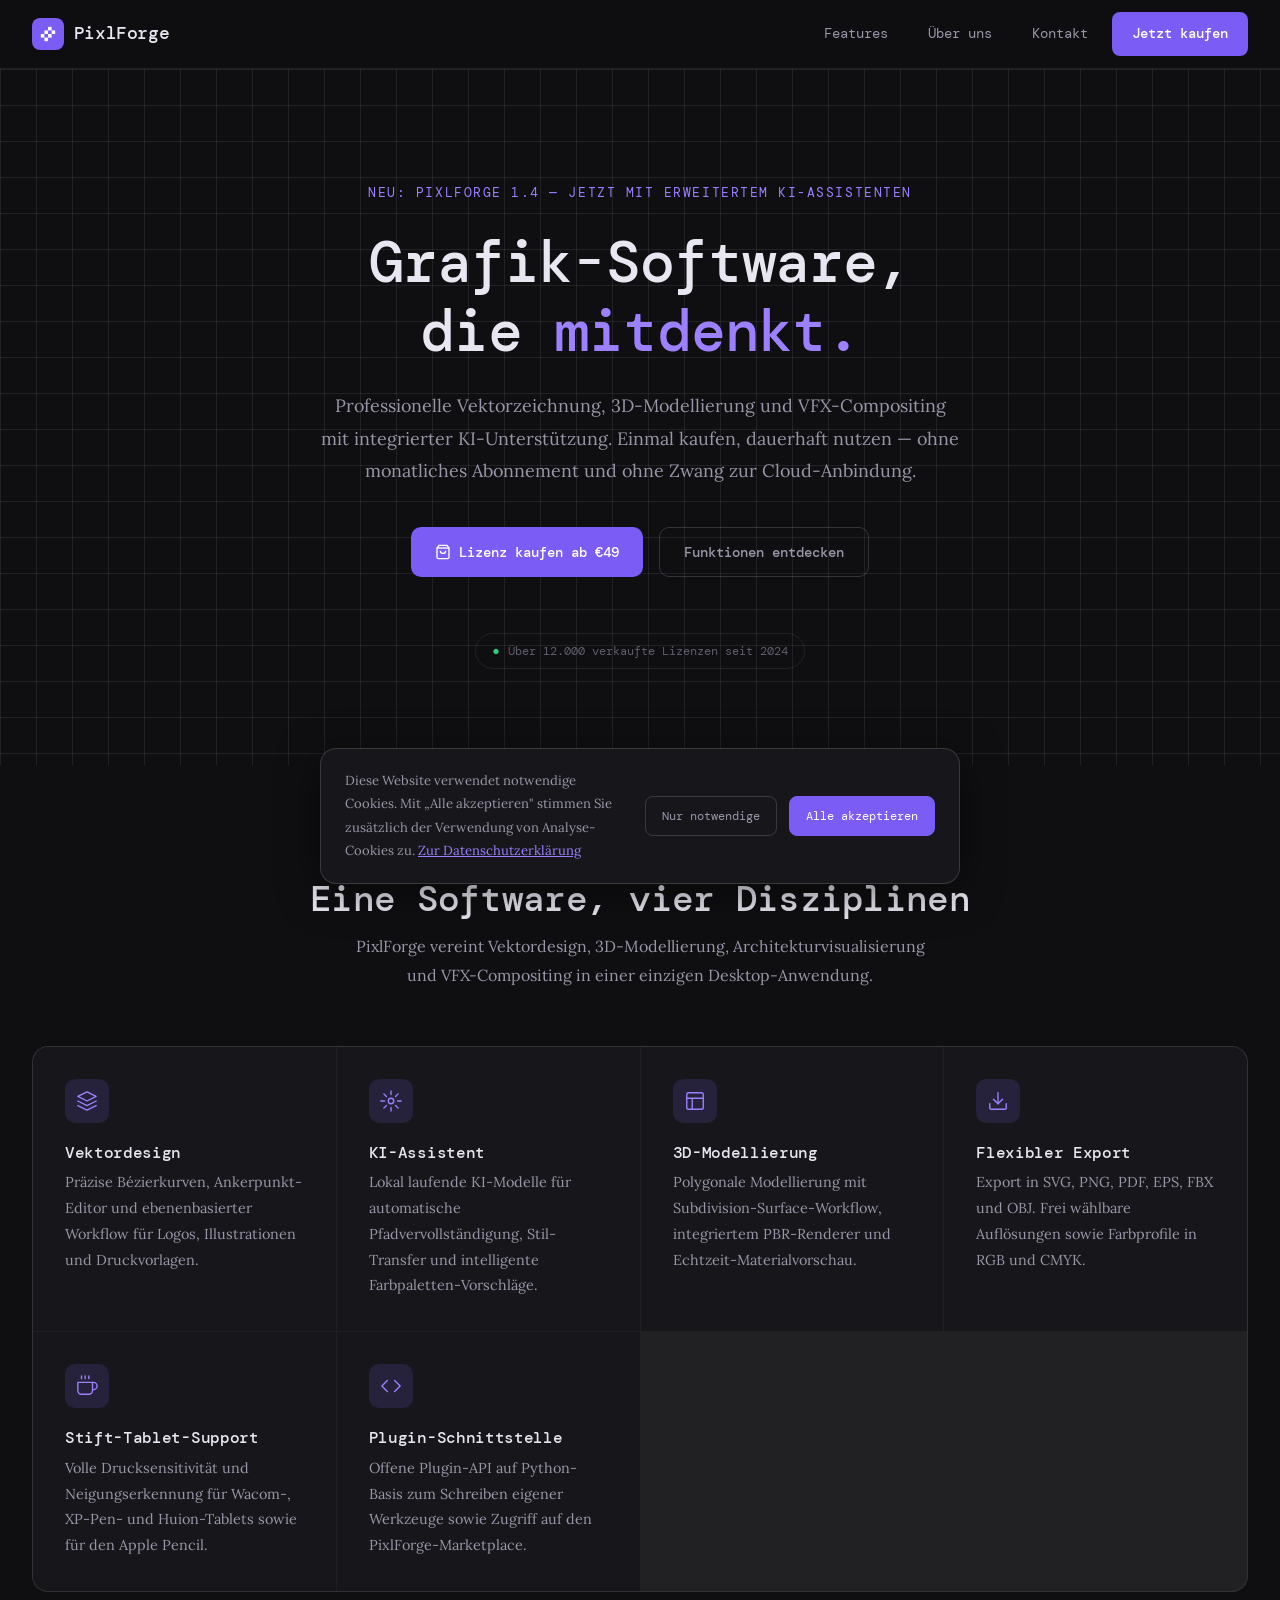
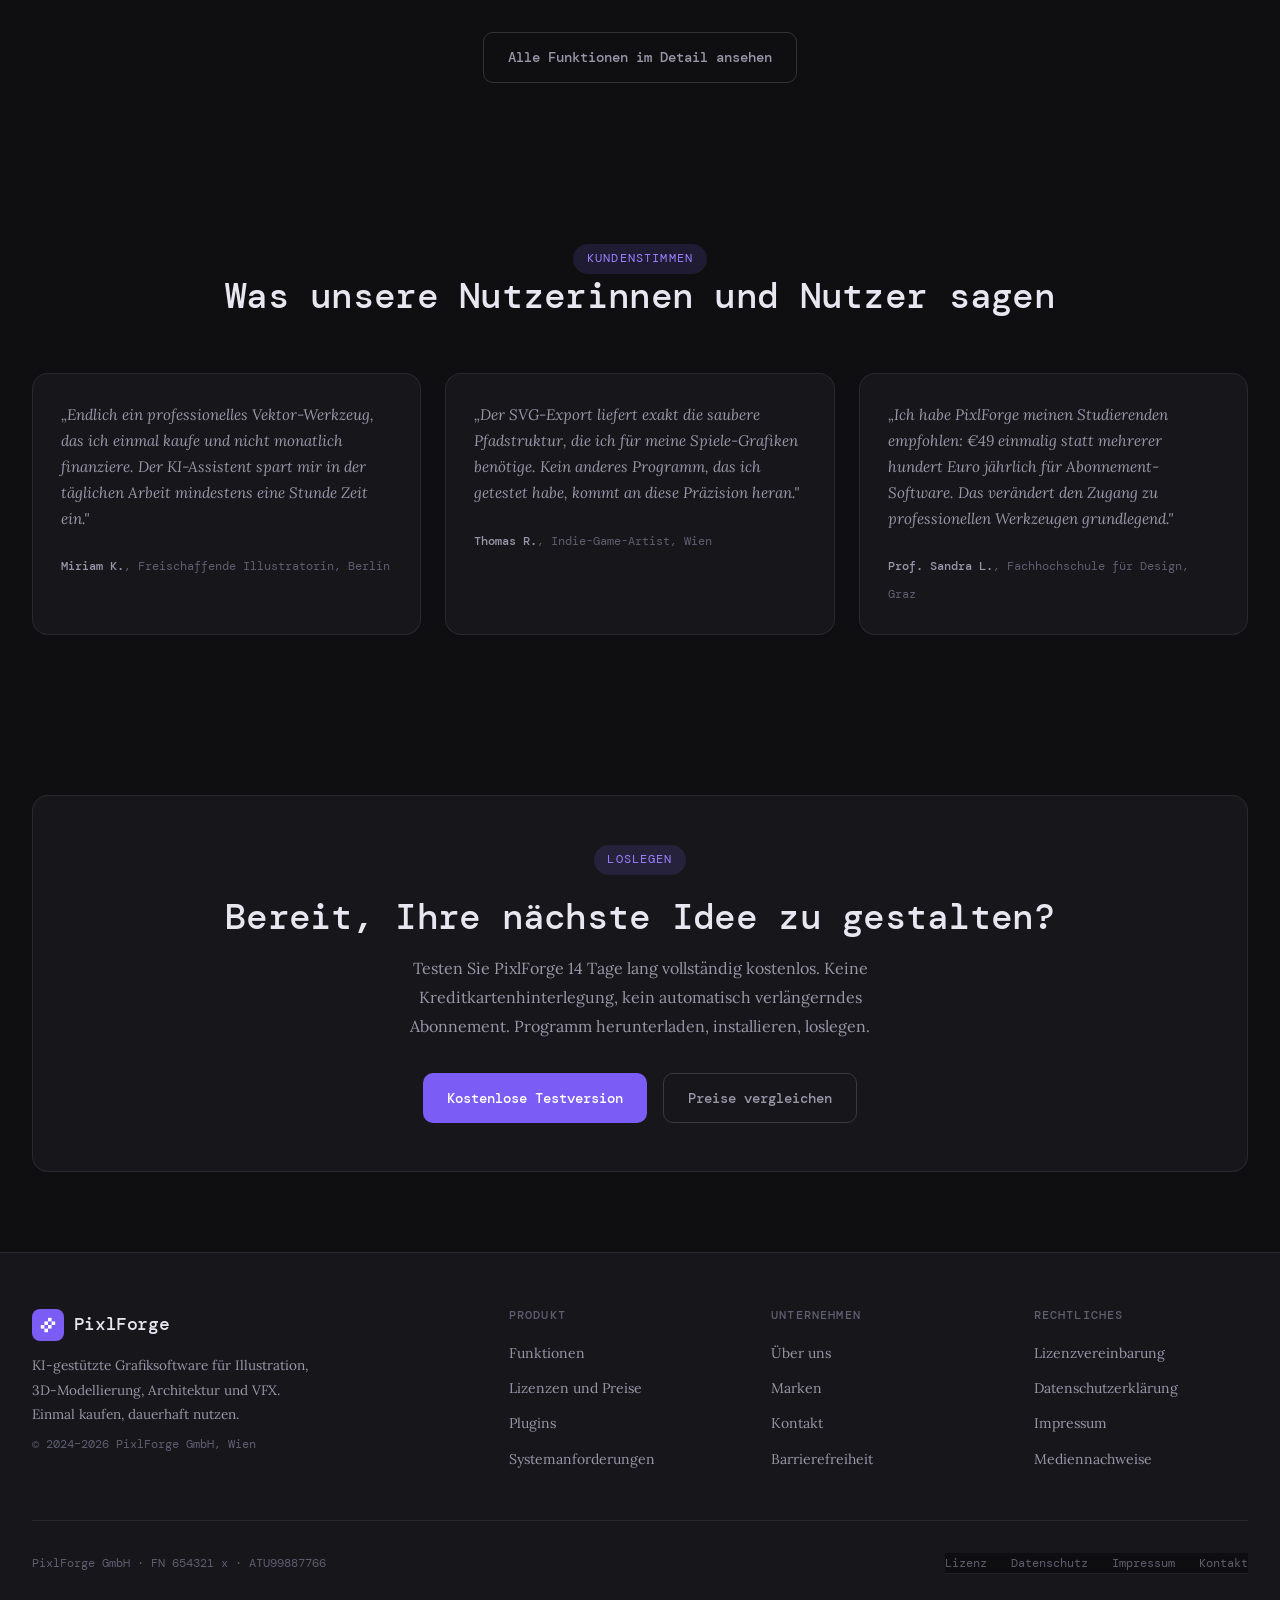
<file: index.html>
<!DOCTYPE html>
<html lang="de">
<head>
  <meta charset="UTF-8">
  <meta name="viewport" content="width=device-width, initial-scale=1.0, viewport-fit=cover">
  <title>PixlForge – KI-Grafiksoftware für Illustration, 3D, Architektur und VFX</title>
  <meta name="description" content="PixlForge ist eine professionelle, KI-gestützte Grafiksoftware für Vektordesign, 3D-Modellierung, Architekturvisualisierung und VFX-Compositing. Einmaliger Kauf, kein Abo.">
  <meta name="theme-color" content="#7b5cf5">

  <meta property="og:title"       content="PixlForge – KI-Grafiksoftware">
  <meta property="og:description" content="Professionelle Grafiksoftware mit KI-Assistent. Einmal kaufen, dauerhaft nutzen.">
  <meta property="og:type"        content="website">
  <meta property="og:locale"      content="de_AT">

  <link rel="preconnect" href="https://fonts.googleapis.com">
  <link rel="preconnect" href="https://fonts.gstatic.com" crossorigin>
  <link href="https://fonts.googleapis.com/css2?family=DM+Mono:wght@300;400;500&family=Lora:ital,wght@0,400;0,500;1,400&display=swap" rel="stylesheet">

  <link rel="stylesheet" href="css/style.css">
</head>

<body>

<a class="skip-link" href="#main-content">Zum Hauptinhalt springen</a>

<!-- ═══════════════════════════════════════════════════════════════
     NAVIGATION
═══════════════════════════════════════════════════════════════ -->
<nav role="navigation" aria-label="Hauptnavigation">
  <div class="nav-inner">
    <a class="nav-logo" href="#" onclick="showPage('home'); return false;" aria-label="PixlForge – zur Startseite">
      <span class="nav-logo-icon" aria-hidden="true">
        <svg viewBox="0 0 20 20" xmlns="http://www.w3.org/2000/svg">
          <rect x="2" y="10" width="4" height="4"/>
          <rect x="6"  y="6"  width="4" height="4"/>
          <rect x="10" y="2"  width="4" height="4"/>
          <rect x="14" y="6"  width="4" height="4"/>
          <rect x="10" y="10" width="4" height="4"/>
          <rect x="6"  y="14" width="4" height="4"/>
        </svg>
      </span>
      PixlForge
    </a>

    <button class="nav-toggle"
            aria-expanded="false"
            aria-controls="nav-links"
            aria-label="Menü öffnen"
            onclick="toggleNav(this)">☰</button>

    <ul class="nav-links" id="nav-links" role="list">
      <li><a href="#" data-page="features" onclick="showPage('features'); return false;">Features</a></li>
      <li><a href="#" data-page="about"    onclick="showPage('about'); return false;">Über uns</a></li>
      <li><a href="#" data-page="kontakt"  onclick="showPage('kontakt'); return false;">Kontakt</a></li>
      <li><a href="#" class="nav-cta"      onclick="showPage('shop'); return false;">Jetzt kaufen</a></li>
    </ul>
  </div>
</nav>

<main id="main-content">

<!-- ╔═══════════════════════════════════════════════════════════╗
     ║  HOME                                                     ║
     ╚═══════════════════════════════════════════════════════════╝ -->
<div id="page-home" class="page active" role="region" aria-label="Startseite">

  <div class="pixel-bg">
    <section class="hero container">
      <p class="hero-eyebrow">Neu: PixlForge 1.4 — jetzt mit erweitertem KI-Assistenten</p>
      <h1>Grafik-Software,<br>die <em>mitdenkt.</em></h1>
      <p class="hero-sub">
        Professionelle Vektorzeichnung, 3D-Modellierung und VFX-Compositing
        mit integrierter KI-Unterstützung. Einmal kaufen, dauerhaft nutzen
        — ohne monatliches Abonnement und ohne Zwang zur Cloud-Anbindung.
      </p>
      <div class="hero-actions">
        <a href="#" class="btn btn-primary" onclick="showPage('shop'); return false;">
          <svg width="16" height="16" viewBox="0 0 24 24" fill="none" stroke="currentColor" stroke-width="2" aria-hidden="true">
            <path d="M6 2L3 6v14a2 2 0 002 2h14a2 2 0 002-2V6l-3-4z"/>
            <line x1="3" y1="6" x2="21" y2="6"/>
            <path d="M16 10a4 4 0 01-8 0"/>
          </svg>
          Lizenz kaufen ab €49
        </a>
        <a href="#" class="btn btn-ghost" onclick="showPage('features'); return false;">Funktionen entdecken</a>
      </div>
      <div class="hero-badge" role="note">
        <span class="dot" aria-hidden="true">●</span>
        Über 12.000 verkaufte Lizenzen seit 2024
      </div>
    </section>
  </div>

  <section>
    <div class="container">
      <div class="section-header">
        <p class="label">Funktionen im Überblick</p>
        <h2>Eine Software, vier Disziplinen</h2>
        <p>PixlForge vereint Vektordesign, 3D-Modellierung, Architekturvisualisierung und VFX-Compositing in einer einzigen Desktop-Anwendung.</p>
      </div>

      <div class="feature-grid" role="list">
        <article class="feature-card" role="listitem">
          <div class="feature-icon" aria-hidden="true">
            <svg viewBox="0 0 24 24"><path d="M12 2L2 7l10 5 10-5-10-5z"/><path d="M2 17l10 5 10-5"/><path d="M2 12l10 5 10-5"/></svg>
          </div>
          <h3>Vektordesign</h3>
          <p>Präzise Bézierkurven, Ankerpunkt-Editor und ebenenbasierter Workflow für Logos, Illustrationen und Druckvorlagen.</p>
        </article>

        <article class="feature-card" role="listitem">
          <div class="feature-icon" aria-hidden="true">
            <svg viewBox="0 0 24 24"><circle cx="12" cy="12" r="3"/><path d="M12 1v4M12 19v4M4.22 4.22l2.83 2.83M16.95 16.95l2.83 2.83M1 12h4M19 12h4M4.22 19.78l2.83-2.83M16.95 7.05l2.83-2.83"/></svg>
          </div>
          <h3>KI-Assistent</h3>
          <p>Lokal laufende KI-Modelle für automatische Pfadvervollständigung, Stil-Transfer und intelligente Farbpaletten-Vorschläge.</p>
        </article>

        <article class="feature-card" role="listitem">
          <div class="feature-icon" aria-hidden="true">
            <svg viewBox="0 0 24 24"><rect x="3" y="3" width="18" height="18" rx="2"/><path d="M3 9h18M9 21V9"/></svg>
          </div>
          <h3>3D-Modellierung</h3>
          <p>Polygonale Modellierung mit Subdivision-Surface-Workflow, integriertem PBR-Renderer und Echtzeit-Materialvorschau.</p>
        </article>

        <article class="feature-card" role="listitem">
          <div class="feature-icon" aria-hidden="true">
            <svg viewBox="0 0 24 24"><path d="M21 15v4a2 2 0 01-2 2H5a2 2 0 01-2-2v-4"/><polyline points="7 10 12 15 17 10"/><line x1="12" y1="15" x2="12" y2="3"/></svg>
          </div>
          <h3>Flexibler Export</h3>
          <p>Export in SVG, PNG, PDF, EPS, FBX und OBJ. Frei wählbare Auflösungen sowie Farbprofile in RGB und CMYK.</p>
        </article>

        <article class="feature-card" role="listitem">
          <div class="feature-icon" aria-hidden="true">
            <svg viewBox="0 0 24 24"><path d="M18 8h1a4 4 0 010 8h-1"/><path d="M2 8h16v9a4 4 0 01-4 4H6a4 4 0 01-4-4V8z"/><line x1="6" y1="1" x2="6" y2="4"/><line x1="10" y1="1" x2="10" y2="4"/><line x1="14" y1="1" x2="14" y2="4"/></svg>
          </div>
          <h3>Stift-Tablet-Support</h3>
          <p>Volle Drucksensitivität und Neigungs­erkennung für Wacom-, XP-Pen- und Huion-Tablets sowie für den Apple Pencil.</p>
        </article>

        <article class="feature-card" role="listitem">
          <div class="feature-icon" aria-hidden="true">
            <svg viewBox="0 0 24 24"><polyline points="16 18 22 12 16 6"/><polyline points="8 6 2 12 8 18"/></svg>
          </div>
          <h3>Plugin-Schnittstelle</h3>
          <p>Offene Plugin-API auf Python-Basis zum Schreiben eigener Werkzeuge sowie Zugriff auf den PixlForge-Marketplace.</p>
        </article>
      </div>

      <div style="text-align:center; margin-top:2.5rem;">
        <a href="#" class="btn btn-ghost" onclick="showPage('features'); return false;">Alle Funktionen im Detail ansehen</a>
      </div>
    </div>
  </section>

  <section>
    <div class="container">
      <div class="section-header">
        <p class="label">Kundenstimmen</p>
        <h2>Was unsere Nutzerinnen und Nutzer sagen</h2>
      </div>
      <div class="testimonial-grid">
        <article class="testimonial">
          <blockquote>„Endlich ein professionelles Vektor-Werkzeug, das ich einmal kaufe und nicht monatlich finanziere. Der KI-Assistent spart mir in der täglichen Arbeit mindestens eine Stunde Zeit ein."</blockquote>
          <cite><strong>Miriam K.</strong>, Freischaffende Illustratorin, Berlin</cite>
        </article>
        <article class="testimonial">
          <blockquote>„Der SVG-Export liefert exakt die saubere Pfadstruktur, die ich für meine Spiele-Grafiken benötige. Kein anderes Programm, das ich getestet habe, kommt an diese Präzision heran."</blockquote>
          <cite><strong>Thomas R.</strong>, Indie-Game-Artist, Wien</cite>
        </article>
        <article class="testimonial">
          <blockquote>„Ich habe PixlForge meinen Studierenden empfohlen: €49 einmalig statt mehrerer hundert Euro jährlich für Abonnement-Software. Das verändert den Zugang zu professionellen Werkzeugen grundlegend."</blockquote>
          <cite><strong>Prof. Sandra L.</strong>, Fachhochschule für Design, Graz</cite>
        </article>
      </div>
    </div>
  </section>

  <section>
    <div class="container">
      <div style="background:var(--bg2);border:1px solid var(--border);border-radius:var(--radius-lg);padding:3rem;text-align:center;">
        <p class="label">Loslegen</p>
        <h2 style="margin-bottom:1rem;color:var(--text);">Bereit, Ihre nächste Idee zu gestalten?</h2>
        <p style="max-width:500px;margin:0 auto 2rem;">Testen Sie PixlForge 14 Tage lang vollständig kostenlos. Keine Kreditkarten­hinterlegung, kein automatisch verlängerndes Abonnement. Programm herunterladen, installieren, loslegen.</p>
        <div style="display:flex;gap:1rem;justify-content:center;flex-wrap:wrap;">
          <a href="#" class="btn btn-primary" onclick="showPage('shop'); return false;">Kostenlose Testversion</a>
          <a href="#" class="btn btn-ghost"   onclick="showPage('shop'); return false;">Preise vergleichen</a>
        </div>
      </div>
    </div>
  </section>

</div><!-- /home -->


<!-- ╔═══════════════════════════════════════════════════════════╗
     ║  FEATURES                                                 ║
     ╚═══════════════════════════════════════════════════════════╝ -->
<div id="page-features" class="page" role="region" aria-label="Features">

  <div class="pixel-bg">
    <section style="padding:5rem 0 3rem;">
      <div class="container">
        <p class="label">Funktionen</p>
        <h1>Vier Arbeitsbereiche, eine Anwendung</h1>
        <p style="max-width:700px;margin-top:0.75rem;">PixlForge wurde entwickelt, um die wichtigsten gestalterischen und visuellen Disziplinen in einer durchgängigen Software­umgebung zu vereinen. Statt für jeden Arbeits­schritt zwischen verschiedenen Programmen wechseln zu müssen, arbeiten Sie an Vektorgrafiken, 3D-Szenen, Architekturmodellen und VFX-Compositings in derselben Oberfläche.</p>
      </div>
    </section>
  </div>

  <section style="padding-top:1rem;">
    <div class="container">

      <div class="feature-block">
        <div class="feature-text">
          <p class="feature-eyebrow">Modul 1 — Vektordesign</p>
          <h2>Präzise Vektorillustration</h2>
          <p>Das Vektor-Modul von PixlForge bietet einen vollständigen Werkzeug­satz für die Erstellung skalierbarer Grafiken: Logos, Markenidentitäten, Plakatgestaltung, Buchcover und Spiel-Assets. Bézierkurven werden mit einem überarbeiteten Ankerpunkt-Editor bearbeitet, der auch komplexe Pfade übersichtlich hält.</p>
          <p>Der ebenenbasierte Workflow ist non-destruktiv: jede Anpassung lässt sich jederzeit rückgängig machen oder neu konfigurieren, ohne dass Originaldaten überschrieben werden.</p>
          <ul>
            <li>Bézier-Werkzeug mit symmetrischer und asymmetrischer Griffsteuerung</li>
            <li>Booleansche Pfad­operationen: Vereinigen, Subtrahieren, Schneiden, Differenz</li>
            <li>Pathfinder-Werkzeuge zur automatischen Bereinigung überlappender Pfade</li>
            <li>Über 2.000 vorinstallierte Vektor-Symbole und Muster</li>
          </ul>
        </div>
        <figure class="feature-image">
          <img src="assets/feature-vector-design.png" alt="Designerin arbeitet an einem kreisförmigen Vektor-Logo mit Berg- und Sonnenmotiv in einer Vektor-Software auf einem Laptop. Im Hintergrund sind Designinspirationen an der Wand zu sehen.">
        </figure>
      </div>

      <div class="feature-block reverse">
        <div class="feature-text">
          <p class="feature-eyebrow">Modul 2 — 3D-Modellierung</p>
          <h2>Polygonale 3D-Modellierung mit Echtzeit-Rendering</h2>
          <p>Das 3D-Modul ermöglicht den Aufbau dreidimensionaler Szenen von der einzelnen Requisite bis zur komplexen Spielwelt. Die Modellierung erfolgt polygonal mit Subdivision-Surface-Workflow; texturierte Oberflächen werden direkt im Viewport mit physikalisch basiertem Rendering (PBR) dargestellt.</p>
          <p>Modelle lassen sich für Spiele-Engines wie Unity oder Unreal exportieren, aber auch direkt im integrierten Pathtracer für hochauflösende Stand­bilder rendern.</p>
          <ul>
            <li>Modellierung mit Vertex-, Edge- und Face-Werkzeugen</li>
            <li>Sculpt-Modus mit drucksensitiven Pinseln</li>
            <li>UV-Unwrapping und Texturmalerei innerhalb derselben Anwendung</li>
            <li>Export in die Formate FBX, OBJ, glTF und USD</li>
          </ul>
        </div>
        <figure class="feature-image">
          <img src="assets/feature-3d-modeling.png" alt="Künstler modelliert eine stilisierte 3D-Szene mit einem Holzhaus auf einer schwebenden Insel in einer 3D-Software auf einem Laptop. Im Hintergrund eine Zimmerpflanze.">
        </figure>
      </div>

      <div class="feature-block">
        <div class="feature-text">
          <p class="feature-eyebrow">Modul 3 — Architektur</p>
          <h2>Architekturmodellierung und -visualisierung</h2>
          <p>Mit dem Architektur-Modul erstellen Sie maßstabs­getreue Gebäude­modelle, Innenraum­visualisierungen und städtebauliche Studien. Anders als bei reinen 3D-Modellierungs­werkzeugen sind hier parametrische Bauelemente wie Wände, Fenster, Türen und Dachkonstruktionen direkt verfügbar und über Maßangaben editierbar.</p>
          <p>Eingebaute Materialbibliotheken decken übliche Baustoffe ab — von Sichtbeton über Holz­vertäfelungen bis zu Glas­fassaden — und sind frei erweiterbar.</p>
          <ul>
            <li>Parametrische Bauelemente mit metrischer und imperialer Maßangabe</li>
            <li>Schnittansichten, Grundriss- und Aufriss-Generierung auf Knopfdruck</li>
            <li>Bibliothek mit über 400 Möbel- und Einrichtungsmodellen</li>
            <li>Sonnenstand-Simulation zu beliebigem Datum und Standort</li>
          </ul>
        </div>
        <figure class="feature-image">
          <img src="assets/feature-architecture.png" alt="Architekt arbeitet an einem modernen, mehrstöckigen Wohnhaus-Modell in einer 3D-Architektursoftware auf einem Laptop. Sichtbar sind Material-Paletten und Werkzeugleisten.">
        </figure>
      </div>

      <div class="feature-block reverse">
        <div class="feature-text">
          <p class="feature-eyebrow">Modul 4 — VFX &amp; Compositing</p>
          <h2>Visual Effects und knotenbasiertes Compositing</h2>
          <p>Das VFX-Modul ist für Bewegtbild-Workflows konzipiert: Farbkorrektur, Roto­skopieren, Keying, Tracking und das Zusammen­führen mehrerer Bildebenen zu einer abgestimmten Endkomposition. Die Bedienung erfolgt knotenbasiert, vergleichbar mit professionellen Werkzeugen wie Nuke oder Fusion, jedoch mit deutlich flacherer Lernkurve.</p>
          <p>Bewegungs­daten lassen sich aus dem 3D-Modul übernehmen, sodass virtuelle Kameras und reale Footage präzise zusammen­geführt werden können.</p>
          <ul>
            <li>Knotenbasierter Compositor mit Echtzeit-Vorschau bis 4K</li>
            <li>Eingebauter 2D- und 3D-Tracker für Kamera- und Punkt­verfolgung</li>
            <li>Greenscreen-Keying mit automatischer Spill-Suppression</li>
            <li>Unterstützung gängiger Videoformate: ProRes, DNxHR, H.264, H.265, EXR-Sequenzen</li>
          </ul>
        </div>
        <figure class="feature-image">
          <img src="assets/feature-vfx-compositing.png" alt="VFX-Künstlerin bearbeitet eine Filmsequenz mit einem roten Auto in einer neonbeleuchteten Stadt in einer knotenbasierten Compositing-Software auf einem Laptop.">
        </figure>
      </div>

      <div style="margin-top:4rem; padding:2.5rem; background:var(--bg2); border:1px solid var(--border); border-radius:var(--radius-lg);">
        <p style="font-family:var(--mono);font-size:0.75rem;letter-spacing:0.12em;text-transform:uppercase;color:var(--accent2);margin-bottom:0.75rem;">Modul­übergreifend — KI-Assistent</p>
        <h2 style="font-size:1.5rem;color:var(--text);margin-bottom:1rem;">In allen vier Modulen verfügbar: der PixlForge KI-Assistent</h2>
        <p>Der KI-Assistent läuft lokal auf Ihrem Rechner — Ihre Arbeits­dateien verlassen das Gerät zu keiner Zeit. Im Vektor-Modul vervollständigt er angefangene Pfade, im 3D-Modul schlägt er passende Materialien vor, im Architektur-Modul erkennt er Grundriss­strukturen aus gescannten Skizzen, und im VFX-Modul beschleunigt er die automatische Roto­skopierung.</p>
        <p>Die KI-Funktionen sind optional und können jederzeit vollständig deaktiviert werden. PixlForge funktioniert auch ohne aktive KI-Komponente vollständig — der Assistent ist ein Hilfsmittel, kein Pflichtbestandteil des Arbeitsprozesses.</p>
      </div>

      <div style="text-align:center; margin-top:4rem;">
        <a href="#" class="btn btn-primary" onclick="showPage('shop'); return false;">Lizenz erwerben</a>
      </div>
    </div>
  </section>

</div><!-- /features -->


<!-- ╔═══════════════════════════════════════════════════════════╗
     ║  SHOP                                                     ║
     ╚═══════════════════════════════════════════════════════════╝ -->
<div id="page-shop" class="page" role="region" aria-label="Shop">
  <section>
    <div class="container">
      <div class="section-header" style="padding-top:3rem;">
        <p class="label">Lizenzen</p>
        <h1>Wählen Sie Ihre Lizenz</h1>
        <p>Einmaliger Kauf — Sie erwerben das Nutzungsrecht an PixlForge dauerhaft. Es entstehen keine wiederkehrenden Kosten, keine automatisch verlängernden Abonnements und keine versteckten Folgegebühren.</p>
      </div>

      <div class="pricing-grid">

        <div class="pricing-card">
          <p class="pricing-name">Starter</p>
          <p class="pricing-price"><sup>€</sup>49</p>
          <p class="pricing-note">Einmalzahlung · 1 Gerät · Private Nutzung</p>
          <div class="pricing-divider"></div>
          <ul class="pricing-features" aria-label="Funktionen der Starter-Lizenz">
            <li class="yes"><span class="icon" aria-hidden="true">✓</span>Alle Kern-Zeichenwerkzeuge</li>
            <li class="yes"><span class="icon" aria-hidden="true">✓</span>Export in SVG, PNG, PDF</li>
            <li class="yes"><span class="icon" aria-hidden="true">✓</span>Basis-Asset-Bibliothek</li>
            <li class="yes"><span class="icon" aria-hidden="true">✓</span>Stift-Tablet-Unterstützung</li>
            <li class="yes"><span class="icon" aria-hidden="true">✓</span>12 Monate kostenlose Updates</li>
            <li class="no" ><span class="icon" aria-hidden="true">–</span>KI-Assistent nicht enthalten</li>
            <li class="no" ><span class="icon" aria-hidden="true">–</span>Plugin-Schnittstelle nicht enthalten</li>
            <li class="no" ><span class="icon" aria-hidden="true">–</span>Kommerzielle Nutzung nicht gestattet</li>
          </ul>
          <button class="btn btn-ghost" onclick="handlePurchase('Starter', 49)" aria-label="Starter-Lizenz für 49 Euro erwerben">Starter erwerben</button>
        </div>

        <div class="pricing-card featured">
          <div class="pricing-badge" aria-label="Empfohlene Lizenz">Empfohlen</div>
          <p class="pricing-name">Pro</p>
          <p class="pricing-price"><sup>€</sup>79</p>
          <p class="pricing-note">Einmalzahlung · 2 Geräte · Kommerzielle Nutzung erlaubt</p>
          <div class="pricing-divider"></div>
          <ul class="pricing-features" aria-label="Funktionen der Pro-Lizenz">
            <li class="yes"><span class="icon" aria-hidden="true">✓</span>Sämtliche Starter-Funktionen</li>
            <li class="yes"><span class="icon" aria-hidden="true">✓</span>KI-Assistent in vollem Umfang</li>
            <li class="yes"><span class="icon" aria-hidden="true">✓</span>Zugriff auf die Plugin-Schnittstelle</li>
            <li class="yes"><span class="icon" aria-hidden="true">✓</span>Vollständige Asset-Bibliothek</li>
            <li class="yes"><span class="icon" aria-hidden="true">✓</span>Uneingeschränkte kommerzielle Nutzung</li>
            <li class="yes"><span class="icon" aria-hidden="true">✓</span>24 Monate kostenlose Updates</li>
            <li class="yes"><span class="icon" aria-hidden="true">✓</span>Prioritäts-Support per E-Mail</li>
          </ul>
          <button class="btn btn-primary" onclick="handlePurchase('Pro', 79)" aria-label="Pro-Lizenz für 79 Euro erwerben">Pro erwerben</button>
        </div>

      </div>

      <div style="margin-top:4rem;">
        <h2 style="font-size:1.4rem;margin-bottom:0.5rem;color:var(--text);">Erweiterungen und Zusatz-Plugins</h2>
        <p>Ergänzen Sie PixlForge Pro um spezialisierte Werkzeuge. Jedes Plugin wird einmalig erworben und steht anschließend dauerhaft zur Verfügung.</p>
        <div class="plugin-grid" role="list">
          <div class="plugin-card" role="listitem"><div class="plugin-icon" aria-hidden="true">📐</div><div><p class="plugin-name">Isometrie-Paket</p><p class="plugin-price">€9,99</p></div></div>
          <div class="plugin-card" role="listitem"><div class="plugin-icon" aria-hidden="true">🎮</div><div><p class="plugin-name">Pixel-Art-Modus</p><p class="plugin-price">€7,99</p></div></div>
          <div class="plugin-card" role="listitem"><div class="plugin-icon" aria-hidden="true">📦</div><div><p class="plugin-name">3D-Mockup-Werkzeug</p><p class="plugin-price">€14,99</p></div></div>
          <div class="plugin-card" role="listitem"><div class="plugin-icon" aria-hidden="true">🔤</div><div><p class="plugin-name">Schrift-Manager Pro</p><p class="plugin-price">€5,99</p></div></div>
        </div>
      </div>

      <div style="margin-top:3.5rem;background:var(--bg2);border:1px solid var(--border);border-radius:var(--radius-lg);padding:2rem;">
        <h2 style="font-size:1.2rem;margin-bottom:1.25rem;color:var(--text);">Systemanforderungen</h2>
        <div style="display:grid;grid-template-columns:repeat(auto-fit,minmax(240px,1fr));gap:2rem;">
          <div>
            <h3 style="font-size:0.9rem;margin-bottom:0.75rem;color:var(--text);">Microsoft Windows</h3>
            <ul style="list-style:none;font-size:0.85rem;color:var(--text2);display:flex;flex-direction:column;gap:0.4rem;">
              <li>Windows 10 (64-Bit) oder neuer</li>
              <li>Mindestens 4 GB RAM (8 GB empfohlen)</li>
              <li>2 GB freier Festplatten­speicher</li>
              <li>Grafikkarte mit OpenGL 3.3 oder neuer</li>
            </ul>
          </div>
          <div>
            <h3 style="font-size:0.9rem;margin-bottom:0.75rem;color:var(--text);">Apple macOS</h3>
            <ul style="list-style:none;font-size:0.85rem;color:var(--text2);display:flex;flex-direction:column;gap:0.4rem;">
              <li>macOS 12 Monterey oder neuer</li>
              <li>Mindestens 4 GB RAM (8 GB empfohlen)</li>
              <li>2 GB freier Festplatten­speicher</li>
              <li>Apple Silicon und Intel-CPUs unterstützt</li>
            </ul>
          </div>
        </div>
      </div>

      <div id="purchase-success" class="purchase-success" role="status" aria-live="polite">
        <p>✓ Kauf erfolgreich. Ihre Lizenzdaten wurden an die angegebene E-Mail-Adresse versendet.</p>
      </div>

    </div>
  </section>
</div><!-- /shop -->


<!-- ╔═══════════════════════════════════════════════════════════╗
     ║  ABOUT — neue Reihenfolge:                                ║
     ║  Geschichte → Grundsätze → Team → Marken →                ║
     ║  Medien­nachweise → Barrierefreiheit                       ║
     ╚═══════════════════════════════════════════════════════════╝ -->
<div id="page-about" class="page" role="region" aria-label="Über uns">

  <div class="pixel-bg">
    <section style="padding:5rem 0 3rem;">
      <div class="container">
        <p class="label">Unser Unternehmen</p>
        <h1>Über PixlForge</h1>
        <p style="max-width:700px;margin-top:0.75rem;">Wir sind ein sechsköpfiges Team aus Wien, das eine Kreativ­software für Menschen baut, die täglich gestalten — Illustratorinnen, Architekten, Game-Artists und VFX-Künstlerinnen. Unser Ansatz ist bewusst klassisch: Software wird einmal gekauft, läuft auf dem eigenen Gerät, und niemand muss zustimmen, dass die eigenen Arbeitsdateien an einen Cloud-Dienst gesendet werden.</p>
      </div>
    </section>
  </div>

  <!-- 1. UNSERE GESCHICHTE -->
  <section>
    <div class="container">
      <div class="about-intro" style="padding:0;">
        <div>
          <h2 style="font-size:1.6rem;margin-bottom:1rem;color:var(--text);">Unsere Geschichte</h2>
          <p>PixlForge GmbH wurde 2024 von einem Team aus erfahrenen Illustratorinnen und Software­entwicklern in Wien gegründet. Den Anstoß gab die geteilte Frustration mit Abonnement-Software, die ihre Nutzer­innen finanziell und technisch immer stärker an einzelne Konzerne bindet.</p>
          <p>Unser Ziel ist es, professionelle Kreativ­software zu fairen und transparenten Bedingungen anzubieten: einmaliger Kauf, dokumentierte Datei­formate, vollständige Offline-Funktionalität. Heute vertrauen über 12.000 Kreative im deutsch­sprachigen Raum auf PixlForge für ihre tägliche Arbeit.</p>
        </div>

        <!-- 2. UNSERE GRUNDSÄTZE -->
        <div>
          <h2 style="font-size:1.6rem;margin-bottom:1rem;color:var(--text);">Unsere Grundsätze</h2>
          <ul style="list-style:none;display:flex;flex-direction:column;gap:0.85rem;">
            <li style="display:flex;gap:0.85rem;font-size:0.95rem;color:var(--text2);"><span style="color:var(--accent2);font-family:var(--mono);font-size:0.85rem;flex-shrink:0;">01</span>Software muss vollständig offline funktionieren.</li>
            <li style="display:flex;gap:0.85rem;font-size:0.95rem;color:var(--text2);"><span style="color:var(--accent2);font-family:var(--mono);font-size:0.85rem;flex-shrink:0;">02</span>Einmaliger Kauf statt Abonnement — die erworbene Version bleibt dauerhaft nutzbar.</li>
            <li style="display:flex;gap:0.85rem;font-size:0.95rem;color:var(--text2);"><span style="color:var(--accent2);font-family:var(--mono);font-size:0.85rem;flex-shrink:0;">03</span>Telemetrie und Nutzungsdaten werden nur nach ausdrücklicher Zustimmung übertragen.</li>
            <li style="display:flex;gap:0.85rem;font-size:0.95rem;color:var(--text2);"><span style="color:var(--accent2);font-family:var(--mono);font-size:0.85rem;flex-shrink:0;">04</span>Offene und dokumentierte Datei­formate — Ihre Arbeits­daten bleiben in Ihrem Besitz.</li>
            <li style="display:flex;gap:0.85rem;font-size:0.95rem;color:var(--text2);"><span style="color:var(--accent2);font-family:var(--mono);font-size:0.85rem;flex-shrink:0;">05</span>Barrierefreiheit ist Pflicht­bestandteil, kein Zusatzfeature.</li>
          </ul>
        </div>
      </div>
    </div>
  </section>

  <div class="divider"></div>

  <!-- 3. UNSER TEAM -->
  <section>
    <div class="container">
      <h2 style="margin-bottom:0.5rem;color:var(--text);">Unser Team</h2>
      <p style="max-width:640px;">Sechs Personen aus Wien — mit Schwerpunkten in Illustration, Software­architektur, Design, KI-Forschung und Community-Arbeit.</p>
      <div class="team-grid" role="list">
        <article class="team-card" role="listitem">
          <img class="team-photo" src="assets/team-anna-hofer.png" alt="Porträtfoto von Anna Hofer, lächelnd vor unscharfem Bürohintergrund.">
          <h3>Anna Hofer</h3>
          <p>Geschäftsführerin und Mitgründerin</p>
        </article>
        <article class="team-card" role="listitem">
          <img class="team-photo" src="assets/team-markus-kern.png" alt="Porträtfoto von Markus Kern, lächelnd vor hellem Hintergrund.">
          <h3>Markus Kern</h3>
          <p>Technischer Geschäftsführer und Mitgründer</p>
        </article>
        <article class="team-card" role="listitem">
          <img class="team-photo" src="assets/team-lena-berger.png" alt="Porträtfoto von Lena Berger, lächelnd vor einer Betonwand.">
          <h3>Lena Berger</h3>
          <p>Leitende Designerin</p>
        </article>
        <article class="team-card" role="listitem">
          <img class="team-photo" src="assets/team-thomas-pichler.png" alt="Porträtfoto von Thomas Pichler, lächelnd im hellen Büro.">
          <h3>Thomas Pichler</h3>
          <p>Senior-Entwickler</p>
        </article>
        <article class="team-card" role="listitem">
          <img class="team-photo" src="assets/team-sara-reiter.png" alt="Porträtfoto von Sara Reiter, lächelnd in städtischer Umgebung.">
          <h3>Sara Reiter</h3>
          <p>Community-Management und Support</p>
        </article>
        <article class="team-card" role="listitem">
          <img class="team-photo" src="assets/team-felix-wagner.png" alt="Porträtfoto von Felix Wagner, lächelnd vor unscharfem Hintergrund.">
          <h3>Felix Wagner</h3>
          <p>KI-Forschung und Entwicklung</p>
        </article>
      </div>
    </div>
  </section>

  <div class="divider"></div>

  <!-- 4. UNSERE MARKEN -->
  <section>
    <div class="container">
      <h2 style="margin-bottom:0.5rem;">Unsere Marken</h2>
      <p style="margin-bottom:0.25rem;">PixlForge GmbH ist Inhaberin dreier eingetragener Markenformen, die jeweils beim Amt der Europäischen Union für geistiges Eigentum (EUIPO) für die nachfolgend aufgeführten Nizza-Klassen registriert sind.</p>
      <p style="margin-bottom:2rem;font-family:var(--mono);font-size:0.8rem;color:var(--text3);">Eingetragen in den Nizza-Klassen 9, 41 und 42</p>

      <div class="brand-showcase">

        <article class="brand-card">
          <div class="brand-visual" aria-label="Wortbildmarke: Schriftzug PixlForge mit Pixel-Amboss-Symbol">
            <div style="display:flex;align-items:center;gap:0.7rem;">
              <span style="width:38px;height:38px;background:var(--accent);border-radius:9px;display:flex;align-items:center;justify-content:center;">
                <svg width="22" height="22" viewBox="0 0 20 20" fill="#fff" aria-hidden="true">
                  <rect x="2" y="10" width="4" height="4"/><rect x="6" y="6" width="4" height="4"/>
                  <rect x="10" y="2" width="4" height="4"/><rect x="14" y="6" width="4" height="4"/>
                  <rect x="10" y="10" width="4" height="4"/><rect x="6" y="14" width="4" height="4"/>
                </svg>
              </span>
              <span class="brand-wordmark">Pixl<em>Forge</em></span>
            </div>
          </div>
          <div>
            <p class="brand-meta">Markenform 1</p>
            <h3>Wortbildmarke</h3>
            <p>Kombination aus dem Schriftzug „PixlForge" in der Schriftart DM Mono und dem Pixel-Amboss-Symbol in der Markenfarbe Indigo-Violett. Der Amboss steht für handwerkliche Präzision; das Pixelraster verweist auf die digitale Bildgestaltung. Die Marke ist in den Nizza-Klassen 9, 41 und 42 eingetragen.</p>
            <p style="margin-top:0.5rem;font-family:var(--mono);font-size:0.75rem;color:var(--text3);">EUIPO-Registriernummer EM-00123456</p>
          </div>
        </article>

        <article class="brand-card">
          <div class="brand-visual" aria-label="Bildmarke: das Pixel-Amboss-Symbol als eigenständiges Icon">
            <div style="display:flex;flex-direction:column;align-items:center;gap:0.5rem;">
              <span class="brand-img-only">
                <svg viewBox="0 0 20 20" fill="#fff" aria-hidden="true">
                  <rect x="2" y="10" width="4" height="4"/><rect x="6" y="6" width="4" height="4"/>
                  <rect x="10" y="2" width="4" height="4"/><rect x="14" y="6" width="4" height="4"/>
                  <rect x="10" y="10" width="4" height="4"/><rect x="6" y="14" width="4" height="4"/>
                </svg>
              </span>
              <span style="font-family:var(--mono);font-size:0.7rem;color:var(--text3);">Bildmarke ohne Textbestandteil</span>
            </div>
          </div>
          <div>
            <p class="brand-meta">Markenform 2</p>
            <h3>Bildmarke</h3>
            <p>Das Pixel-Amboss-Symbol als eigenständige Marke ohne begleitenden Schriftzug. Diese Bildmarke wird als Anwendungs-Icon der Software, als Favicon auf dieser Website sowie auf physischen Werbe­materialien eingesetzt. Sie ist ebenfalls in den Nizza-Klassen 9, 41 und 42 eingetragen.</p>
            <p style="margin-top:0.5rem;font-family:var(--mono);font-size:0.75rem;color:var(--text3);">EUIPO-Registriernummer EM-00123457</p>
          </div>
        </article>

        <article class="brand-card">
          <div class="brand-visual" aria-label="Farbmarke Indigo-Violett, Farbwert HEX 7B5CF5">
            <div style="display:flex;flex-direction:column;align-items:center;gap:0.5rem;">
              <span class="color-swatch" role="img" aria-label="Farbfeld der Markenfarbe HEX 7B5CF5"></span>
              <span style="font-family:var(--mono);font-size:0.72rem;color:var(--text3);">HEX #7B5CF5 · Pantone 2103 C</span>
            </div>
          </div>
          <div>
            <p class="brand-meta">Markenform 3</p>
            <h3>Farbmarke</h3>
            <p>Indigo-Violett mit dem präzisen Farbwert HEX #7B5CF5 (entsprechend Pantone 2103 C) ist als Farbmarke für Software­produkte registriert. Diese Farbe wird konsistent in der Anwendungs­oberfläche, auf der Website und in sämtlichen Marketing­materialien verwendet. Die Markenfarbe wurde so gewählt, dass sie sich klar von den Markenfarben anderer Anbieter im Grafiksoftware-Segment unterscheidet.</p>
            <p style="margin-top:0.5rem;font-family:var(--mono);font-size:0.75rem;color:var(--text3);">EUIPO-Registriernummer EM-00123458</p>
          </div>
        </article>

      </div>

      <h2 style="font-size:1.3rem;margin-top:3.5rem;margin-bottom:0.5rem;color:var(--text);">Nizza-Klassifikation der Marken</h2>
      <div class="table-scroll">
        <table class="nizza-table" aria-label="Übersicht der Nizza-Klassen, in denen unsere Marken eingetragen sind">
          <thead><tr><th scope="col">Nizza-Klasse</th><th scope="col">Klassenbezeichnung</th><th scope="col">Anwendung bei PixlForge</th></tr></thead>
          <tbody>
            <tr><td>9</td> <td>Computer- und Wissenschafts­geräte sowie Software</td><td>Die Kern-Software PixlForge, herunterladbare Programm­dateien und kostenpflichtige Plugins</td></tr>
            <tr><td>41</td><td>Erziehung, Aus- und Weiterbildung, Unterhaltung</td>     <td>Online-Tutorials, Video-Kurse und gedruckte Schulungs­unterlagen zur Software</td></tr>
            <tr><td>42</td><td>Wissenschaftliche und technologische Dienst­leistungen</td><td>Lizenz­server-Infrastruktur, Software-Update-Bereitstellung und Plugin-Marketplace-Betrieb</td></tr>
          </tbody>
        </table>
      </div>
    </div>
  </section>

  <div class="divider"></div>

  <!-- 5. MEDIENNACHWEISE -->
  <section>
    <div class="container">
      <h2 style="margin-bottom:0.75rem;">Mediennachweise und Lizenzhinweise</h2>
      <p style="margin-bottom:1.5rem;">Sämtliche auf dieser Website verwendeten Medien — Texte, Grafiken, Schriftarten, Bilder und Sounds — wurden entweder von PixlForge GmbH selbst erstellt oder unter offenen Lizenzen rechtmäßig eingebunden. Die nachfolgenden Tabellen dokumentieren jede einzelne Quelle und die zugehörigen Nutzungsrechte.</p>

      <div class="info-box">
        <p><strong>Grundsatz:</strong> Alle eigens erstellten Inhalte — Texte, Markenelemente, Layout und Programm­code dieser Website — sind urheberrechtlich geschütztes Eigentum der PixlForge GmbH. Alle Rechte vorbehalten. Inhalte Dritter sind nachfolgend einzeln aufgeführt.</p>
      </div>

      <h3 style="font-size:1.05rem;margin:2rem 0 0.75rem;color:var(--text);">Verwendete Schriftarten</h3>
      <div class="table-scroll">
        <table class="media-table" aria-label="Auflistung der verwendeten Schriftarten und deren Lizenzen">
          <thead><tr><th scope="col">Schriftart</th><th scope="col">Urheber</th><th scope="col">Lizenz</th><th scope="col">Bezugsquelle</th></tr></thead>
          <tbody>
            <tr><td>DM Mono</td><td>Colophon Foundry für Google</td><td>SIL Open Font License Version 1.1</td><td>Google Fonts</td></tr>
            <tr><td>Lora</td>   <td>Cyreal Type Foundry für Google</td><td>SIL Open Font License Version 1.1</td><td>Google Fonts</td></tr>
          </tbody>
        </table>
      </div>

      <h3 style="font-size:1.05rem;margin:2rem 0 0.75rem;color:var(--text);">Grafische Elemente und Icons</h3>
      <div class="table-scroll">
        <table class="media-table" aria-label="Auflistung der verwendeten Grafiken und Icons">
          <thead><tr><th scope="col">Element</th><th scope="col">Urheber</th><th scope="col">Lizenz</th><th scope="col">Bearbeitung</th></tr></thead>
          <tbody>
            <tr><td>Navigations- und Funktions-Icons (SVG)</td><td>PixlForge GmbH — eigene Gestaltung</td><td>Alle Rechte vorbehalten</td><td>—</td></tr>
            <tr><td>Pixel-Amboss-Symbol als Bildmarke</td>     <td>PixlForge GmbH — eigene Gestaltung</td><td>Eingetragene Bildmarke</td><td>—</td></tr>
            <tr><td>Feather-Icons als Basis-Set für Outline-Icons</td><td>Cole Bemis</td><td>MIT License</td><td>Strichstärke und Farbe an unser Designsystem angepasst</td></tr>
          </tbody>
        </table>
      </div>

      <h3 style="font-size:1.05rem;margin:2rem 0 0.75rem;color:var(--text);">Bilder auf der Features- und Über-uns-Seite</h3>
      <div class="info-box" style="margin-top:0;margin-bottom:1rem;">
        <p><strong>Sämtliche Foto-Inhalte auf dieser Website</strong> — sowohl die auf der Features-Seite eingebundenen Software-Arbeitsplatz-Aufnahmen als auch die Team-Porträts dieser Seite — wurden mit dem KI-Bild­generator von OpenAI (ChatGPT/DALL·E) erzeugt. Die rechtlichen Grundlagen sind ausführlich auf der <a href="#" onclick="showPage('lizenz'); return false;">Lizenz-Seite</a> in § 10 dargestellt.</p>
      </div>
      <div class="table-scroll">
        <table class="media-table" aria-label="Auflistung der verwendeten KI-generierten Bilder">
          <thead><tr><th scope="col">Bild</th><th scope="col">Beschreibung</th><th scope="col">Erstellung</th><th scope="col">Lizenz</th></tr></thead>
          <tbody>
            <tr><td>feature-vector-design.png</td>     <td>Vektor-Logo-Design auf Laptop</td>             <td>OpenAI Bildgenerator</td><td>Siehe Lizenz-Seite, § 10</td></tr>
            <tr><td>feature-3d-modeling.png</td>       <td>3D-Modellierung einer stilisierten Burg</td>   <td>OpenAI Bildgenerator</td><td>Siehe Lizenz-Seite, § 10</td></tr>
            <tr><td>feature-architecture.png</td>      <td>Architektur-Visualisierung eines Wohnhauses</td><td>OpenAI Bildgenerator</td><td>Siehe Lizenz-Seite, § 10</td></tr>
            <tr><td>feature-vfx-compositing.png</td>   <td>VFX-Compositing-Arbeitsplatz mit Auto-Szene</td><td>OpenAI Bildgenerator</td><td>Siehe Lizenz-Seite, § 10</td></tr>
            <tr><td>team-anna-hofer.png</td>           <td>Porträtfoto Anna Hofer</td>                    <td>OpenAI Bildgenerator</td><td>Siehe Lizenz-Seite, § 10</td></tr>
            <tr><td>team-markus-kern.png</td>          <td>Porträtfoto Markus Kern</td>                   <td>OpenAI Bildgenerator</td><td>Siehe Lizenz-Seite, § 10</td></tr>
            <tr><td>team-lena-berger.png</td>          <td>Porträtfoto Lena Berger</td>                   <td>OpenAI Bildgenerator</td><td>Siehe Lizenz-Seite, § 10</td></tr>
            <tr><td>team-thomas-pichler.png</td>       <td>Porträtfoto Thomas Pichler</td>                <td>OpenAI Bildgenerator</td><td>Siehe Lizenz-Seite, § 10</td></tr>
            <tr><td>team-sara-reiter.png</td>          <td>Porträtfoto Sara Reiter</td>                   <td>OpenAI Bildgenerator</td><td>Siehe Lizenz-Seite, § 10</td></tr>
            <tr><td>team-felix-wagner.png</td>         <td>Porträtfoto Felix Wagner</td>                  <td>OpenAI Bildgenerator</td><td>Siehe Lizenz-Seite, § 10</td></tr>
          </tbody>
        </table>
      </div>

      <h3 style="font-size:1.05rem;margin:2rem 0 0.75rem;color:var(--text);">Texte</h3>
      <div class="table-scroll">
        <table class="media-table" aria-label="Auflistung der verwendeten Texte">
          <thead><tr><th scope="col">Inhalt</th><th scope="col">Verfasser</th><th scope="col">Lizenz</th></tr></thead>
          <tbody>
            <tr><td>Alle Website-Texte (Produkt­beschreibungen, Rechtstexte, Funktions­beschreibungen)</td><td>PixlForge GmbH</td><td>Alle Rechte vorbehalten</td></tr>
            <tr><td>Kundenstimmen auf der Startseite</td><td>PixlForge GmbH</td><td>Alle Rechte vorbehalten · personen­bezogene Daten zur Wahrung der Privatsphäre teil-anonymisiert</td></tr>
          </tbody>
        </table>
      </div>

      <h3 style="font-size:1.05rem;margin:2rem 0 0.75rem;color:var(--text);">Audio-Material</h3>
      <div class="table-scroll">
        <table class="media-table" aria-label="Auflistung der verwendeten Audio-Inhalte">
          <thead><tr><th scope="col">Element</th><th scope="col">Urheber</th><th scope="col">Lizenz</th><th scope="col">Bezugsquelle</th></tr></thead>
          <tbody>
            <tr><td>Bedien­geräusche der Software (Klick-Sounds, Export-Bestätigung)</td>         <td>PixlForge GmbH</td><td>Alle Rechte vorbehalten</td><td>Eigene Aufnahme im Studio Wien</td></tr>
            <tr><td>Hintergrund­musik für Produkt-Vorstellungs­videos</td><td>Kevin MacLeod</td><td>Creative Commons CC BY 4.0 · Namensnennung erforderlich</td><td>incompetech.com</td></tr>
          </tbody>
        </table>
      </div>
    </div>
  </section>

  <div class="divider"></div>

  <!-- 6. BARRIEREFREIHEITSERKLÄRUNG (Aufbau nach § 4 WZG) -->
  <section>
    <div class="container-narrow">
      <h2 style="margin-bottom:1rem;color:var(--text);">Barrierefreiheits­erklärung</h2>

      <div class="a11y-status" role="status">
        <span class="a11y-dot" aria-hidden="true"></span>
        <p>Diese Website ist <strong>teilweise konform</strong> mit den Web Content Accessibility Guidelines 2.2 auf Konformitäts­stufe AA. Sie ist wegen der unten aufgeführten Unvereinbarkeiten beziehungsweise wegen der genannten Ausnahmen nicht vollständig konform.</p>
      </div>

      <div class="legal-body" style="padding-bottom:0;">

        <h2>Einleitung</h2>
        <p>Die PixlForge GmbH ist bestrebt, ihre Website im Einklang mit dem österreichischen <strong>Web-Zugänglichkeits-Gesetz (WZG)</strong>, dem ab 28. Juni 2025 geltenden <strong>Barrierefreiheits­gesetz (BaFG)</strong> sowie der zugrunde liegenden Richtlinie (EU) 2016/2102 und Richtlinie (EU) 2019/882 (European Accessibility Act) barriere­frei zugänglich zu machen. Diese Erklärung zur Barrierefreiheit gilt für die Website pixlforge.at der PixlForge GmbH, Wien.</p>

        <h2>Stand der Vereinbarkeit mit den Anforderungen</h2>
        <p>Die Website ist mit der Konformitäts­stufe AA der Web Content Accessibility Guidelines (WCAG) Version 2.2 sowie mit dem geltenden europäischen Standard EN 301 549 V3.2.1 <strong>teilweise konform</strong> — sie ist wegen der unter „Nicht barrierefreie Inhalte" aufgeführten Unvereinbarkeiten beziehungsweise wegen der dort genannten Ausnahmen nicht vollständig konform.</p>
        <p>Folgende Maßnahmen wurden zur Sicherstellung der Barriere­freiheit umgesetzt:</p>
        <ul>
          <li><strong>Wahrnehmbarkeit:</strong> Sämtliche grafische Elemente — Icons, Bildmarken, Logos und Team-Porträts — sind mit aussage­kräftigen Alternativ­texten versehen. Die Farbkontraste erfüllen das in WCAG 2.2 geforderte Mindest­verhältnis von 4,5:1 für regulären Text und 3:1 für grafische Bedien­elemente. Schrift­größen werden in relativen Einheiten (rem und clamp) angegeben und skalieren mit den Browser-Einstellungen der Nutzerin oder des Nutzers; die Website bleibt bis zu einer Vergrößerung von 200 % ohne Verlust von Inhalt oder Funktion nutzbar.</li>
          <li><strong>Bedienbarkeit:</strong> Alle nicht ausdrücklich ausgenommenen interaktiven Elemente sind ohne Maus per Tastatur erreichbar. Ein Sprunglink am Seiten­anfang erlaubt das direkte Springen zum Hauptinhalt. Es werden keine Zeit­beschränkungen für Eingaben gesetzt. Der Tastatur-Fokus ist durch einen zwei Pixel starken Indigo-Rahmen jederzeit deutlich sichtbar.</li>
          <li><strong>Verständlichkeit:</strong> Die Hauptsprache der Seite ist über das Attribut <code>lang="de"</code> definiert. Sämtliche Formular­felder sind mit eindeutigen, ausgeschriebenen Beschriftungen versehen (etwa „E-Mail-Adresse" statt nur „E-Mail"). Die Navigation ist auf allen Unter­seiten konsistent gestaltet. Fehler­meldungen werden klar und handlungs­orientiert formuliert.</li>
          <li><strong>Robustheit:</strong> Die Website verwendet semantisches HTML5 mit korrekt eingesetzten ARIA-Landmarken (<code>role</code>-Attribute, <code>aria-label</code>, <code>aria-current</code>). Sie wurde mit den gängigen Screen­readern NVDA, JAWS und VoiceOver getestet.</li>
        </ul>

        <h2>Einhaltung der neuen Erfolgs­kriterien aus WCAG 2.2</h2>
        <ul>
          <li><strong>Kriterium 2.4.11 — Fokus nicht verdeckt (Minimum):</strong> Das fixierte Navigations­band am oberen Bildschirm­rand verdeckt zu keinem Zeitpunkt das gerade fokussierte Element.</li>
          <li><strong>Kriterium 2.5.7 — Ziehbewegungen:</strong> Auf der Website werden keine reinen Drag-and-Drop-Interaktionen ohne Tastatur-Alternative eingesetzt.</li>
          <li><strong>Kriterium 2.5.8 — Zielgröße (Minimum):</strong> Sämtliche anklickbaren Bedien­elemente weisen eine Mindest­zielgröße von 44 × 44 CSS-Pixel auf.</li>
          <li><strong>Kriterium 3.2.6 — Konsistente Hilfe:</strong> Die Kontakt­informationen sind über die Hauptnavigation und den Seiten­fuß durchgängig erreichbar.</li>
          <li><strong>Kriterium 3.3.7 — Redundante Eingabe:</strong> Bereits eingegebene Daten müssen im Kaufprozess nicht erneut eingegeben werden.</li>
          <li><strong>Kriterium 3.3.8 — Zugängliche Authentifizierung (Minimum):</strong> Bei Anmeldung und Lizenz­aktivierung werden weder CAPTCHA-Aufgaben noch andere rein kognitive Tests eingesetzt.</li>
        </ul>

        <h2>Nicht barrierefreie Inhalte</h2>
        <p>Die nachstehend aufgeführten Inhalte sind aus den folgenden Gründen nicht barriere­frei:</p>

        <h3>a) Unvereinbarkeit mit den Barriere­freiheits­bestimmungen</h3>
        <ul>
          <li><strong>Interaktiver KI-Editor (innerhalb der Software-Vorschau auf der Features-Seite):</strong> Der knotenbasierte Editor ist derzeit nicht vollständig mit Screen­readern bedienbar. Damit ist das WCAG-Erfolgs­kriterium 4.1.2 (Name, Rolle, Wert) nicht vollständig erfüllt. An der Behebung wird gearbeitet; die Umsetzung ist bis <strong>Mitte 2027</strong> geplant.</li>
          <li><strong>Vorschau­bilder der Software­oberfläche:</strong> Die auf der Features-Seite eingebundenen Abbildungen einzelner Software­oberflächen enthalten beschreibende Alternativ­texte, jedoch keine ausführlichen Text­alternativen zu sämtlichen Details, die im Bild zu sehen sind. Damit ist das WCAG-Erfolgs­kriterium 1.1.1 (Nicht-Text-Inhalt) nur teilweise erfüllt. Wir bieten ausführliche Text­alternativen auf Anfrage an. Eine systematische Nachbesserung erfolgt bis <strong>Sommer 2027</strong>.</li>
        </ul>

        <h3>b) Unverhältnismäßige Belastung</h3>
        <ul>
          <li><strong>Eingebettete Produkt-Vorstellungs­videos:</strong> Für ältere Vorstellungs­videos liegen derzeit noch keine Audio­deskriptionen vor. Damit ist das WCAG-Erfolgs­kriterium 1.2.5 (Audio­deskription) nicht erfüllt. Eine Nachvertonung sämtlicher Bestands­videos stellt im Sinne der Barriere­freiheits­bestimmungen eine unverhältnis­mäßige Belastung dar. Für Videos, die ab Sommer 2026 neu erstellt werden, werden Audio­deskriptionen mit­produziert.</li>
        </ul>

        <h3>c) Die Inhalte fallen nicht in den Anwendungs­bereich der anwendbaren Rechts­vorschriften</h3>
        <ul>
          <li><strong>Ältere PDF-Dokumente (technische Datenblätter, ältere Release Notes):</strong> Vor dem 23. September 2018 veröffentlichte PDF-Dokumente sind gemäß § 2 Abs. 3 WZG vom Anwendungs­bereich ausgenommen. Sie sind nicht durchgängig nach dem Standard PDF/UA aufbereitet. Für neue Dokumente bemühen wir uns um Veröffentlichung barriere­frei nach WCAG 2.2 und PDF/UA. Eine vollständige Neuausgabe älterer Dokumente erfolgt schrittweise bis <strong>Ende 2027</strong>.</li>
          <li><strong>Inhalte Dritter</strong>, die nicht im Einfluss­bereich der PixlForge GmbH liegen — etwa eingebettete Karten­dienste oder externe Tutorial-Videos — sind vom Geltungs­bereich ausgenommen. Für diese Inhalte Dritter kann bezüglich der Vereinbarkeit mit Barriere­freiheits­bestimmungen keine Aussage getroffen werden.</li>
        </ul>

        <h2>Erstellung dieser Erklärung zur Barrierefreiheit</h2>
        <p>Diese Erklärung wurde am <strong>15. Mai 2026</strong> erstellt. Die Bewertung der Barriere­freiheit erfolgte durch eine <strong>Selbst­bewertung</strong> der PixlForge GmbH unter Verwendung der Werkzeuge WAVE, axe DevTools und Lighthouse, ergänzt durch manuelle Tests mit den Screen­readern NVDA und VoiceOver. Die Erklärung wurde zuletzt im <strong>Mai 2026</strong> überprüft; die nächste planmäßige Überprüfung ist für <strong>Mai 2027</strong> vorgesehen.</p>

        <h2>Feedback und Kontakt­angaben</h2>
        <p>Sollten Sie auf Barrieren stoßen, die Sie an der vollen Nutzung der Website hindern, oder eine zugängliche Version eines Inhalts benötigen, kontaktieren Sie uns bitte unter <a href="mailto:a11y@pixlforge.at">a11y@pixlforge.at</a>. Eine Antwort erfolgt gemäß § 4 Abs. 3 WZG innerhalb von zwei Monaten nach Eingang Ihrer Meldung.</p>

        <h2>Durchsetzungs­verfahren</h2>
        <p>Sollte die Antwort auf Ihre Meldung einer Barriere nicht zufrieden­stellend gewesen sein oder sollten Sie innerhalb von sechs Wochen keine Antwort erhalten haben, können Sie eine Beschwerde bei der österreichischen Beschwerde- und Durchsetzungs­stelle für die digitale Barriere­freiheit nach dem WZG einreichen:</p>
        <p><strong>Österreichische Forschungs­förderungs­gesellschaft mbH (FFG)</strong><br>
        Sensengasse 1, 1090 Wien<br>
        Webadresse: <a href="https://www.ffg.at" target="_blank" rel="noopener noreferrer">www.ffg.at</a><br>
        Die Beschwerde ist elektronisch über das Kontakt­formular der FFG einzureichen.</p>
      </div>
    </div>
  </section>

</div><!-- /about -->


<!-- ╔═══════════════════════════════════════════════════════════╗
     ║  LIZENZ                                                   ║
     ╚═══════════════════════════════════════════════════════════╝ -->
<div id="page-lizenz" class="page" role="region" aria-label="Lizenz">
  <div class="container-narrow">
    <div class="legal-header">
      <h1>Lizenzvereinbarung</h1>
      <p>Endnutzer-Lizenz­vereinbarung (End User License Agreement) · Fassung 2.1 · Stand Mai 2026</p>
    </div>
    <div class="legal-body">
      <div class="info-box"><p>Durch den Erwerb einer Lizenz und durch die Installation der Software PixlForge erklären Sie sich mit den nachfolgenden Lizenz­bedingungen einverstanden. Bitte lesen Sie diese Vereinbarung vollständig, bevor Sie die Software installieren oder verwenden.</p></div>

      <h2>§ 1 Vertragsparteien und Vertragsgegenstand</h2>
      <p>Diese Lizenz­vereinbarung wird geschlossen zwischen der <strong>PixlForge GmbH</strong>, Mariahilfer Straße 100/15, 1060 Wien, Österreich (im Folgenden „Lizenzgeberin") und der natürlichen oder juristischen Person, die eine Lizenz erwirbt (im Folgenden „Lizenz­nehmer"). Vertrags­gegenstand ist die Bereitstellung der Software „PixlForge" einschließlich ihrer Dokumentation und der nachfolgend definierten Nutzungs­rechte. Sämtliche Urheber- und Verwertungs­rechte an der Software verbleiben gemäß österreichischem Urheber­rechts­gesetz (UrhG) bei der Lizenzgeberin, soweit in dieser Vereinbarung nicht ausdrücklich abweichend geregelt.</p>

      <h2>§ 2 Lizenzumfang der Starter-Lizenz (€ 49 einmalig)</h2>
      <p>Mit dem Erwerb der Starter-Lizenz erwirbt der Lizenz­nehmer ein zeitlich unbeschränktes, nicht-übertragbares und nicht-ausschließliches Nutzungs­recht an der Software mit folgendem Umfang:</p>
      <ul>
        <li>Installation und Nutzung auf <strong>einem einzigen, persönlich genutzten Computer</strong> des Lizenz­nehmers</li>
        <li>Nutzung ausschließlich zu <strong>privaten und nicht-kommerziellen Zwecken</strong></li>
        <li>Erstellung von Werken zum persönlichen Gebrauch oder zur unentgeltlichen Weitergabe</li>
        <li>Bezug kostenloser Software-Aktualisierungen während eines Zeitraums von <strong>zwölf Monaten</strong> ab dem Kaufdatum</li>
      </ul>
      <p>Mit der Starter-Lizenz nicht erworben werden: das Recht zur kommerziellen Nutzung; das Recht zur Weitergabe oder Unter­lizenzierung; das Recht zur gleichzeitigen Nutzung auf mehreren Geräten; der Zugriff auf den KI-Assistenten und die Plugin-Schnitt­stelle.</p>

      <h2>§ 3 Lizenzumfang der Pro-Lizenz (€ 79 einmalig)</h2>
      <p>Mit dem Erwerb der Pro-Lizenz erwirbt der Lizenz­nehmer ein zeitlich unbeschränktes, nicht-übertragbares und nicht-ausschließliches Nutzungs­recht an der Software mit folgendem Umfang:</p>
      <ul>
        <li>Installation und Nutzung auf bis zu <strong>zwei (2) Computern</strong>, die ausschließlich vom Lizenz­nehmer persönlich genutzt werden (typischer Anwendungsfall: stationärer Arbeitsplatz und mobiler Laptop)</li>
        <li>Nutzung sowohl zu <strong>privaten als auch zu uneingeschränkt kommerziellen Zwecken</strong></li>
        <li>Verkauf, entgeltliche Lizenzierung und Veröffentlichung sämtlicher mit der Software erstellten Werke</li>
        <li>Zugang zum vollständigen KI-Assistenten und zur <strong>Plugin-Schnittstelle</strong> einschließlich der Möglichkeit zum Erwerb kostenpflichtiger Erweiterungen</li>
        <li>Bezug kostenloser Software-Aktualisierungen während eines Zeitraums von <strong>vierundzwanzig Monaten</strong> ab dem Kaufdatum</li>
        <li>Bevorzugte Bearbeitung von Support-Anfragen per E-Mail</li>
      </ul>

      <h2>§ 4 Eigentum an den vom Lizenz­nehmer erstellten Werken</h2>
      <p>Grafiken, Illustrationen, 3D-Modelle, Compositings und sonstige Werke, die der Lizenz­nehmer unter Verwendung von PixlForge erstellt, sind und bleiben <strong>vollständig und ausschließlich Eigentum des Lizenz­nehmers</strong>. Die Lizenz­geberin macht an diesen vom Lizenz­nehmer erzeugten Werken keinerlei eigene Rechte geltend. Die kommerzielle Verwertung dieser Werke ist allerdings nur unter der Pro-Lizenz gestattet (siehe § 3); unter der Starter-Lizenz ist sie ausgeschlossen (siehe § 2).</p>

      <h3>4.1 Werke unter Einsatz des KI-Assistenten</h3>
      <p>Der in der Pro-Lizenz enthaltene KI-Assistent kann bestimmte Arbeits­schritte automatisieren — etwa Pfade vervollständigen, Materialien vorschlagen oder Roto­skopierungen vorbereiten. Hinsichtlich der so erzeugten Inhalte gilt:</p>
      <ul>
        <li><strong>Keine eigenen Rechte der Lizenz­geberin:</strong> Die Lizenz­geberin beansprucht weder Urheber­rechte noch sonstige Verwertungs­rechte an Pfaden, Materialien, Masken oder anderen Inhalten, die der KI-Assistent für den Lizenz­nehmer erzeugt.</li>
        <li><strong>Eingeschränkter Urheberrechts­schutz rein KI-erzeugter Werke:</strong> Nach gegenwärtiger Auslegung des österreichischen UrhG und vergleichbarer Rechts­ordnungen in der EU genießen Werke, die ausschließlich durch eine Maschine ohne erkennbare eigentümliche geistige schöpferische Leistung eines Menschen entstehen, <strong>keinen Urheber­rechts­schutz</strong>. Werden Werke nur in Teilen durch die KI unterstützt und liegt in den übrigen Schritten eine wesentliche menschliche Gestaltungs­leistung des Lizenz­nehmers vor, kann das Gesamt­werk dennoch urheber­rechtlich schutz­fähig sein. Die rechtliche Beurteilung im Einzelfall obliegt dem Lizenz­nehmer.</li>
        <li><strong>Verantwortung des Lizenz­nehmers:</strong> Der Lizenz­nehmer ist allein dafür verantwortlich, ob das von ihm geschaffene Endwerk urheber­rechtlich schutz­fähig ist und ob es Rechte Dritter — insbesondere Urheber-, Marken-, Persönlichkeits- oder Wettbewerbs­rechte — verletzt. Die Lizenz­geberin übernimmt keinerlei Gewähr dafür, dass durch den KI-Assistenten erzeugte Inhalte frei von Rechten Dritter sind.</li>
        <li><strong>Empfehlung zur Dokumentation:</strong> Dem Lizenz­nehmer wird empfohlen, bei späterem Bedarf des Schutz­nachweises eine Dokumentation seiner eigenen kreativen Gestaltungs­schritte (Skizzen, Zwischen­stände, Bearbeitungs­entscheidungen) aufzubewahren.</li>
      </ul>

      <h2>§ 5 Rechte, die ausschließlich bei der Lizenz­geberin verbleiben</h2>
      <p>Unabhängig vom Umfang der erworbenen Lizenz verbleiben die folgenden Rechte ausschließlich bei der PixlForge GmbH:</p>
      <ul>
        <li>Sämtliche Urheber- und Eigentums­rechte an der Software selbst, einschließlich ihres Quellcodes, ihrer Algorithmen, ihrer internen Architektur und ihrer Datei­formate</li>
        <li>Das ausschließliche Recht zur Vervielfältigung, Bearbeitung und Verbreitung der Software</li>
        <li>Das ausschließliche Recht zur Vergabe von Lizenzen an Dritte und zur Festlegung der Lizenz­bedingungen</li>
        <li>Sämtliche eingetragenen Marken­rechte an der Wortbildmarke „PixlForge", der Bildmarke „Pixel-Amboss" und der Farbmarke Indigo-Violett (HEX #7B5CF5)</li>
        <li>Die ausschließlichen Rechte an der mitgelieferten Asset-Bibliothek — diese darf weder eigenständig extrahiert noch außerhalb der Software weiterverkauft oder weiterlizenziert werden</li>
      </ul>

      <h2>§ 6 Untersagte Handlungen</h2>
      <p>Dem Lizenz­nehmer ist es ausdrücklich untersagt:</p>
      <ul>
        <li>die Software zu dekompilieren, zu disassemblieren oder auf andere Weise zurück­zuentwickeln (Reverse Engineering), soweit dies nicht durch zwingendes anwendbares Recht ausdrücklich gestattet ist</li>
        <li>technische Schutz­mechanismen, insbesondere den Kopier­schutz und die Lizenz-Aktivierungs­routine, zu umgehen oder zu deaktivieren</li>
        <li>die Software ohne vorherige schriftliche Zustimmung der Lizenz­geberin weiterzuverkaufen, zu vermieten oder zu verleasen</li>
        <li>die Software zur Erstellung von Inhalten zu verwenden, die gegen geltendes Recht, insbesondere gegen das Urheberrecht, das Persönlichkeits­recht oder das Strafrecht verstoßen</li>
        <li>die Starter-Lizenz für kommerzielle Projekte zu verwenden — hierfür ist die Pro-Lizenz erforderlich</li>
      </ul>

      <h2>§ 7 Gewährleistung und Haftung</h2>
      <div class="warning-box"><p><strong>Wichtiger Hinweis zum Konsumenten­schutz:</strong> Die in diesem Paragrafen vorgesehenen Beschränkungen gelten nur in dem Umfang, in dem sie nach österreichischem und EU-Recht zulässig sind. Gegenüber Verbraucherinnen und Verbrauchern im Sinne des Konsumenten­schutz­gesetzes (KSchG) gelten die zwingenden gesetzlichen Schutz­vorschriften in jedem Fall vorrangig; diesen wider­sprechende Klauseln dieser Vereinbarung sind insoweit unwirksam.</p></div>

      <h3>7.1 Gewährleistung gegenüber Verbraucherinnen und Verbrauchern (B2C)</h3>
      <p>Handelt der Lizenz­nehmer als Verbraucher im Sinne des § 1 KSchG, gelten die folgenden besonderen Regelungen:</p>
      <ul>
        <li><strong>Gesetzliche Gewährleistung:</strong> Für die Software gelten die Bestimmungen des österreichischen Verbraucher­gewährleistungs­gesetzes (VGG) sowie des Allgemeinen Bürgerlichen Gesetzbuchs (ABGB) in ihrer jeweils geltenden Fassung. Die gesetzliche Gewährleistungs­frist beträgt nach § 10 VGG zwei Jahre ab Bereitstellung der Software. Diese Gewährleistungs­ansprüche werden durch diese Vereinbarung in keiner Weise eingeschränkt, ausgeschlossen oder verkürzt.</li>
        <li><strong>Haftung für vertragliche Hauptpflichten:</strong> Für die Verletzung wesentlicher vertraglicher Pflichten (sogenannter Kardinal­pflichten — etwa die Bereitstellung einer funktions­fähigen Software gemäß § 2 oder § 3 dieser Vereinbarung) haftet die Lizenz­geberin gegenüber Verbraucherinnen und Verbrauchern <strong>unbeschränkt</strong>, auch bei leichter Fahrlässigkeit.</li>
        <li><strong>Haftung für Personenschäden:</strong> Für Schäden aus der Verletzung des Lebens, des Körpers oder der Gesundheit haftet die Lizenz­geberin gegenüber Verbraucherinnen und Verbrauchern <strong>uneingeschränkt</strong>. Diese Haftung kann weder ausgeschlossen noch betragsmäßig begrenzt werden.</li>
        <li><strong>Produkt­haftung:</strong> Die Haftung nach dem Produkt­haftungs­gesetz (PHG) bleibt unberührt und kann nicht ausgeschlossen werden.</li>
      </ul>

      <h3>7.2 Gewährleistung und Haftung gegenüber Unternehmern (B2B)</h3>
      <p>Handelt der Lizenz­nehmer nicht als Verbraucher, sondern als Unternehmer im Sinne des Unternehmens­gesetzbuchs (UGB), gelten die folgenden Regelungen:</p>
      <ul>
        <li>Die Software wird im technischen Zustand „wie besehen" überlassen. Die Lizenz­geberin übernimmt keine Gewährleistung dafür, dass die Software unter sämtlichen denkbaren Hardware- und Betriebs­system­konstellationen fehlerfrei funktioniert oder für einen vom Lizenz­nehmer beabsichtigten konkreten Anwendungs­zweck geeignet ist.</li>
        <li>Die Haftung der Lizenz­geberin für Vermögens­schäden, die durch leichte Fahrlässigkeit verursacht werden, ist gegenüber Unternehmern der Höhe nach auf den vom Lizenz­nehmer für die Lizenz tatsächlich gezahlten Kaufpreis begrenzt, höchstens jedoch auf einen Betrag von <strong>fünfhundert Euro (€ 500,–)</strong> pro Schadens­fall.</li>
        <li>Diese betragsmäßige Beschränkung gilt <strong>nicht</strong> bei Vorsatz oder grober Fahrlässigkeit der Lizenz­geberin, nicht bei Personen­schäden und nicht bei Ansprüchen nach dem Produkt­haftungs­gesetz.</li>
      </ul>

      <h3>7.3 Datensicherung</h3>
      <p>Für den Verlust von Arbeits­dateien des Lizenz­nehmers haftet die Lizenz­geberin nur bei nachgewiesenem Verschulden ihrerseits. Sofern der Lizenz­nehmer Unternehmer ist, ist die Haftung in diesem Fall auf den typischer­weise anfallenden Aufwand zur Wieder­herstellung der Daten aus einer ordnungs­gemäß angelegten Datensicherung begrenzt; gegenüber Verbrauchern gelten die Regelungen aus Abschnitt 7.1. Dem Lizenz­nehmer wird in jedem Fall dringend empfohlen, in regelmäßigen Abständen Sicherungs­kopien seiner Arbeits­dateien anzufertigen.</p>

      <h2>§ 8 Vertragsdauer und Kündigung</h2>
      <p>Die Lizenz gilt zeitlich unbefristet. Die Lizenz­geberin ist berechtigt, die Lizenz mit sofortiger Wirkung außerordentlich zu kündigen, wenn der Lizenz­nehmer in schwer­wiegender Weise gegen wesentliche Bestimmungen dieser Vereinbarung verstößt — insbesondere bei nachgewiesenen Verstößen gegen § 6. Im Falle einer berechtigten Kündigung ist der Lizenz­nehmer verpflichtet, sämtliche Kopien der Software unverzüglich von all seinen Geräten zu entfernen.</p>

      <h2>§ 9 Anwendbares Recht und Gerichtsstand</h2>
      <p>Für diese Vereinbarung gilt ausschließlich österreichisches Recht unter Ausschluss des UN-Übereinkommens über Verträge über den internationalen Waren­kauf (CISG). Als ausschließlicher Gerichts­stand wird Wien vereinbart. Für Lizenz­nehmer, die als Verbraucher im Sinne des Konsumenten­schutz­gesetzes (KSchG) handeln, gelten die zwingenden Verbraucher­schutz­vorschriften ihres jeweiligen Aufenthalts­landes vorrangig.</p>

      <h2>§ 10 Lizenz der KI-generierten Foto-Inhalte auf dieser Website</h2>
      <p>Sämtliche Foto-Inhalte dieser Website — insbesondere die auf der Features-Seite eingebundenen Software-Arbeitsplatz-Aufnahmen sowie die Team-Porträts auf der Seite „Über uns" — wurden mit dem KI-Bild­generator von OpenAI (ChatGPT, DALL·E) erzeugt. Es handelt sich nicht um Fotografien realer Personen oder Szenen. Die rechtliche Behandlung dieser Bilder richtet sich nach den <a href="https://openai.com/policies/row-terms-of-use/" target="_blank" rel="noopener noreferrer">Nutzungs­bedingungen von OpenAI</a> in der jeweils geltenden Fassung, die OpenAI sämtliche Rechte, Titel und Anteile an der erzeugten Bild­ausgabe an die nutzende Person übertragen, soweit anwendbares Recht dies zulässt. Daraus ergibt sich:</p>
      <ul>
        <li><strong>Eigentum:</strong> PixlForge GmbH ist Eigentümerin der erzeugten Bild­ausgaben und zur kommerziellen Verwendung berechtigt — einschließlich Webauftritt, Werbe­materialien und Produkt­dokumentation.</li>
        <li><strong>Verantwortlichkeit:</strong> Die Verantwortung für die rechts­konforme Verwendung trägt PixlForge GmbH. Es werden ausschließlich fiktive Personen und fiktive Software­oberflächen abgebildet; Rechte Dritter werden nicht berührt.</li>
        <li><strong>Transparenz:</strong> Sämtliche KI-generierten Bilder sind auf der Seite „Über uns" mit Dateiname, Inhalts­beschreibung und Erstellungs­quelle einzeln dokumentiert. Sie werden nicht als menschen­geschaffene Werke ausgegeben — dies entspricht den OpenAI-Nutzungs­bedingungen.</li>
        <li><strong>Eingeschränkter Urheber­rechts­schutz:</strong> Rein KI-erzeugte Bild­werke genießen in Österreich, der EU und vergleichbaren Jurisdiktionen nach gegenwärtiger Rechts­auffassung keinen klassischen Urheber­rechts­schutz, da die Voraussetzung der menschlichen schöpferischen Leistung fehlt. Die Verwertung stützt sich daher allein auf die durch OpenAI übertragenen Nutzungs­rechte.</li>
      </ul>
      <p>Die jeweils aktuelle Fassung der OpenAI-Nutzungs­bedingungen ist abrufbar unter: <a href="https://openai.com/policies/row-terms-of-use/" target="_blank" rel="noopener noreferrer">openai.com/policies/row-terms-of-use</a></p>

      <h2>§ 11 Drittanbieter-Software und Copyleft-Lizenzen</h2>
      <p>PixlForge selbst sowie sämtliche von der Lizenz­geberin angebotenen offiziellen Plugins enthalten <strong>keine</strong> Komponenten unter Copyleft-Lizenzen (etwa GNU GPL, AGPL oder Creative Commons BY-SA). Eingebundene Drittanbieter-Bibliotheken stehen ausschließlich unter permissiven Lizenzen (MIT, BSD, Apache 2.0, SIL OFL). Die vollständige Liste der eingebundenen Komponenten und ihrer Lizenzen ist über das Menü „Hilfe → Open-Source-Lizenzen" innerhalb der Software einsehbar.</p>
      <p><strong>Hinweis für Plugin-Entwicklerinnen und -Entwickler:</strong> Wer eigene Plugins über die Plugin-Schnitt­stelle erstellt und im PixlForge-Marketplace veröffentlichen möchte, ist verpflichtet, sicher­zustellen, dass das Plugin keine Bestandteile unter Copyleft-Lizenzen enthält. Andernfalls könnten Teile der PixlForge-Code­basis oder weiterer Plugins ebenfalls unter dieser Lizenz veröffentlicht werden müssen (sogenannter Copyleft-Effekt). Detaillierte Vorgaben finden sich in den Entwickler-Richtlinien der Plugin-Schnitt­stelle.</p>

      <h2>§ 12 Kontakt für Lizenz-Anfragen</h2>
      <p>Bei Fragen zu Lizenz­umfang, Übertragbarkeit oder besonderen Nutzungs­szenarien wenden Sie sich bitte an: <a href="mailto:lizenz@pixlforge.at">lizenz@pixlforge.at</a> oder per Post an PixlForge GmbH, Mariahilfer Straße 100/15, 1060 Wien.</p>
    </div>
  </div>
</div><!-- /lizenz -->


<!-- ╔═══════════════════════════════════════════════════════════╗
     ║  DATENSCHUTZ                                              ║
     ╚═══════════════════════════════════════════════════════════╝ -->
<div id="page-datenschutz" class="page" role="region" aria-label="Datenschutz­erklärung">
  <div class="container-narrow">
    <div class="legal-header">
      <h1>Datenschutz­erklärung</h1>
      <p>Nach den Vorgaben der Datenschutz-Grund­verordnung (Verordnung (EU) 2016/679, „DSGVO"), dem österreichischen Daten­schutzgesetz (DSG) und § 165 Telekommunikations­gesetz 2021 (TKG 2021) · Stand Mai 2026</p>
    </div>
    <div class="legal-body">
      <h2>§ 1 Verantwortliche Stelle</h2>
      <p>Verantwortlich für die Datenverarbeitung auf dieser Website im Sinne von Artikel 4 Nummer 7 DSGVO ist die <strong>PixlForge GmbH</strong> mit Sitz in Mariahilfer Straße 100/15, 1060 Wien, Österreich. Für Anliegen rund um den Datenschutz erreichen Sie uns per E-Mail unter <a href="mailto:datenschutz@pixlforge.at">datenschutz@pixlforge.at</a>, telefonisch unter +43 1 234 56 78. Die Umsatz­steuer-Identifikations­nummer lautet ATU99887766.</p>

      <h2>§ 2 Datenschutz­beauftragter</h2>
      <p>Da die PixlForge GmbH weniger als 250 Mitarbeitende beschäftigt und keine umfangreiche Verarbeitung besonderer Kategorien personen­bezogener Daten im Sinne von Artikel 9 DSGVO durchführt, ist die Benennung eines Datenschutz­beauftragten nach Artikel 37 DSGVO derzeit nicht verpflichtend. Datenschutz-Anfragen werden direkt durch die Geschäfts­führung über die oben genannte E-Mail-Adresse bearbeitet.</p>

      <h2>§ 3 Welche Daten wir verarbeiten und zu welchem Zweck</h2>

      <h3>3.1 Automatisch erfasste Server-Protokolldaten</h3>
      <p>Bei jedem Aufruf der Website werden durch den Webserver automatisch die folgenden technischen Daten erfasst und in einer Protokoll­datei abgelegt. Diese Verarbeitung ist für den sicheren Betrieb der Website unerlässlich.</p>
      <div class="table-scroll">
        <table>
          <thead><tr><th scope="col">Daten­kategorie</th><th scope="col">Verarbeitungs­zweck</th><th scope="col">Rechtsgrundlage</th><th scope="col">Speicherdauer</th></tr></thead>
          <tbody>
            <tr><td>IP-Adresse in anonymisierter Form</td><td>Abwehr von Angriffen, Analyse technischer Fehler</td><td>Artikel 6 Absatz 1 Buchstabe f DSGVO</td><td>7 Tage</td></tr>
            <tr><td>Browser-Typ und Betriebssystem</td><td>Technische Optimierung der Website</td>  <td>Artikel 6 Absatz 1 Buchstabe f DSGVO</td><td>7 Tage</td></tr>
            <tr><td>Verweis-URL (Referrer)</td>             <td>Analyse technischer Fehler</td>             <td>Artikel 6 Absatz 1 Buchstabe f DSGVO</td><td>7 Tage</td></tr>
            <tr><td>Datum und Uhrzeit des Aufrufs</td>      <td>Sicherheits­überwachung</td>                <td>Artikel 6 Absatz 1 Buchstabe f DSGVO</td><td>7 Tage</td></tr>
          </tbody>
        </table>
      </div>

      <h3>3.2 Daten im Rahmen des Kaufprozesses</h3>
      <p>Beim Kauf einer Lizenz erheben wir Vor- und Nachname sowie die E-Mail-Adresse des Lizenz­nehmers. Diese Daten dienen ausschließlich der Erstellung der personen­gebundenen Lizenz, der Versendung der Lizenz­schlüssel und der Erfüllung gesetzlicher Aufbewahrungs­pflichten. Rechts­grundlage ist <strong>Artikel 6 Absatz 1 Buchstabe b DSGVO</strong> (Vertrags­erfüllung) für die Lizenz­erstellung sowie <strong>Artikel 6 Absatz 1 Buchstabe c DSGVO</strong> (rechtliche Verpflichtung) für die handels- und steuer­rechtlich vorgeschriebene Speicherung der Rechnungs­daten über sieben Jahre gemäß § 132 BAO und § 212 UGB. Die Verarbeitung der eigentlichen Zahlungs­daten erfolgt ausschließlich durch unsere Zahlungs­dienstleister Stripe und PayPal, deren eigene Datenschutz­erklärungen jeweils zur Anwendung kommen.</p>

      <h3>3.3 Daten aus dem Kontakt­formular</h3>
      <p>Wenn Sie das Kontakt­formular auf der Kontakt-Seite nutzen, verarbeiten wir Ihren Vor- und Nachnamen, Ihre E-Mail-Adresse, den gewählten Betreff sowie den Inhalt Ihrer Nachricht. Welche Rechts­grundlage gilt, hängt vom Inhalt Ihrer Anfrage ab:</p>
      <ul>
        <li><strong>Vorvertragliche Anfragen oder Anfragen zur Vertrags­erfüllung</strong> (etwa Fragen zu einer konkreten Lizenz vor dem Kauf oder Support-Anfragen nach dem Kauf) verarbeiten wir auf Grundlage von <strong>Artikel 6 Absatz 1 Buchstabe b DSGVO</strong> (Durchführung vor­vertraglicher Maßnahmen beziehungsweise Vertrags­erfüllung).</li>
        <li><strong>Allgemeine Anfragen ohne Vertragsbezug</strong> (etwa allgemeine Informations- oder Presse-Anfragen) verarbeiten wir auf Grundlage von <strong>Artikel 6 Absatz 1 Buchstabe f DSGVO</strong> (berechtigtes Interesse an der ordnungs­gemäßen Beantwortung von Anfragen, die an uns gerichtet werden).</li>
      </ul>
      <p>Wir speichern Ihre Anfrage bis zu deren abschließender Bearbeitung, höchstens jedoch drei Jahre.</p>

      <h3>3.4 Cookies und vergleichbare Technologien</h3>
      <p>Auf dieser Website werden die folgenden Cookies und vergleichbaren Speicher­techniken eingesetzt:</p>
      <div class="table-scroll">
        <table>
          <thead><tr><th scope="col">Bezeichnung</th><th scope="col">Kategorie</th><th scope="col">Funktion</th><th scope="col">Lebensdauer</th></tr></thead>
          <tbody>
            <tr><td>cookie_consent</td>      <td>Notwendig</td>          <td>Speichert Ihre Auswahl im Cookie-Banner</td><td>12 Monate</td></tr>
            <tr><td>session_id</td>          <td>Notwendig</td>          <td>Verwaltung der aktuellen Session beim Kaufprozess</td><td>Bis Browser-Schließen</td></tr>
            <tr><td>_pf_analytics</td>       <td>Analyse, Opt-in</td>    <td>Anonymisierte Nutzungs­statistik (Matomo)</td><td>13 Monate</td></tr>
          </tbody>
        </table>
      </div>
      <p><strong>Rechtsgrundlage für notwendige Cookies:</strong> Notwendige Cookies werden ohne weitere Einwilligung gesetzt, da sie für den Betrieb der Website technisch unerlässlich sind. Ihre Speicherung ist nach <strong>§ 165 Absatz 3 TKG 2021</strong> einwilligungs­frei zulässig, weil sie ausschließlich der Durchführung der Übertragung einer Nachricht oder der Bereitstellung eines vom Nutzer ausdrücklich gewünschten Dienstes dienen.</p>
      <p><strong>Rechtsgrundlage für Analyse-Cookies:</strong> Nicht-notwendige Cookies — insbesondere das Analyse-Cookie _pf_analytics — werden ausschließlich mit Ihrer aus­drücklichen, vorherigen Einwilligung gesetzt. Rechts­grundlage ist <strong>Artikel 6 Absatz 1 Buchstabe a DSGVO (Einwilligung) in Verbindung mit § 165 Absatz 3 TKG 2021</strong> (österreichische Umsetzung der ePrivacy-Richtlinie). Sie können Ihre Einwilligung jederzeit mit Wirkung für die Zukunft widerrufen, indem Sie über das Cookie-Banner Ihre Auswahl ändern oder die entsprechenden Cookies in Ihrem Browser löschen.</p>

      <h3>3.5 Webanalyse mittels Matomo</h3>
      <p>Zur Verbesserung der Website setzen wir das Open-Source-Analyse-Werkzeug Matomo ein. Matomo läuft auf einem von uns selbst betriebenen Server innerhalb der Europäischen Union; es findet kein Daten­transfer in Dritt­staaten statt. IP-Adressen werden vor der Speicherung vollständig anonymisiert. Eine Personen­bezogenheit der Statistik­daten ist daher technisch ausgeschlossen. Die Analyse erfolgt ausschließlich nach Ihrer aus­drücklichen Einwilligung gemäß Artikel 6 Absatz 1 Buchstabe a DSGVO in Verbindung mit § 165 Absatz 3 TKG 2021.</p>

      <h4 style="font-family:var(--mono);font-size:0.9rem;color:var(--text);margin:1.25rem 0 0.5rem;">So widerrufen Sie Ihre Einwilligung in die Webanalyse (Opt-Out)</h4>
      <p>Sie können Ihre einmal erteilte Einwilligung in die Webanalyse jederzeit mit Wirkung für die Zukunft widerrufen:</p>
      <ul>
        <li><strong>Direkt auf dieser Seite:</strong> Klicken Sie auf den nachstehenden Button. Dadurch wird die bisherige Einwilligung gelöscht und das Cookie-Banner beim nächsten Seitenaufruf erneut eingeblendet.</li>
        <li><strong>Über das Cookie-Banner:</strong> Öffnen Sie das Cookie-Banner am unteren Bildschirm­rand und ändern Sie Ihre Auswahl.</li>
        <li><strong>Über Ihren Browser:</strong> Sie können die Analyse-Cookies _pf_analytics auch direkt in den Einstellungen Ihres Browsers löschen.</li>
      </ul>
      <p style="margin-top:1rem;">
        <button type="button" class="btn btn-ghost" onclick="revokeAnalyticsConsent()" style="font-size:0.82rem;">Einwilligung in die Webanalyse jetzt widerrufen</button>
        <span id="optout-status" role="status" aria-live="polite" style="display:block;margin-top:0.75rem;font-family:var(--mono);font-size:0.82rem;color:var(--success);"></span>
      </p>

      <h2>§ 4 Hinweis auf Ihr Widerspruchsrecht nach Artikel 21 DSGVO</h2>
      <div class="warning-box">
        <p><strong>Sie haben das Recht, der Verarbeitung Ihrer Daten zu widersprechen, soweit diese auf einem berechtigten Interesse (Artikel 6 Absatz 1 Buchstabe f DSGVO) beruht.</strong> Dies betrifft insbesondere die Erfassung von Server-Protokoll­daten (Abschnitt 3.1) sowie die Bearbeitung allgemeiner Kontakt­anfragen ohne Vertrags­bezug (Abschnitt 3.3).</p>
      </div>
      <p>Im Falle eines Widerspruchs werden wir die betroffene Verarbeitung Ihrer personen­bezogenen Daten beenden, es sei denn, wir können zwingende schutz­würdige Gründe für die weitere Verarbeitung nachweisen, die Ihren Interessen, Rechten und Freiheiten überwiegen, oder die Verarbeitung dient der Geltend­machung, Ausübung oder Verteidigung von Rechts­ansprüchen.</p>
      <p>Den Widerspruch können Sie formlos per E-Mail an <a href="mailto:datenschutz@pixlforge.at">datenschutz@pixlforge.at</a> oder postalisch an die unter § 1 genannte Anschrift richten. Eine besondere Form ist nicht erforderlich.</p>

      <h2>§ 5 Weitergabe von Daten an Dritte</h2>
      <p>Eine Weitergabe Ihrer personen­bezogenen Daten an Dritte erfolgt nur in den folgenden, eng begrenzten Fällen:</p>
      <ul>
        <li>An unsere Zahlungs­dienstleister Stripe Payments Europe Ltd. und PayPal (Europe) S.à r.l. zur Abwicklung des Zahlungs­verkehrs</li>
        <li>An unseren Hosting-Anbieter, dessen Server sich ausschließlich innerhalb der Europäischen Union befinden, im Rahmen der technischen Bereitstellung der Website</li>
        <li>An Strafverfolgungs­behörden bei Vorliegen einer entsprechenden behördlichen oder gerichtlichen Anordnung</li>
      </ul>
      <p>Mit sämtlichen Auftrags­verarbeitern bestehen schriftliche Auftrags­verarbeitungs­verträge gemäß Artikel 28 DSGVO.</p>

      <h2>§ 6 Ihre Rechte als betroffene Person</h2>
      <p>Als von der Datenverarbeitung betroffene Person stehen Ihnen die folgenden Rechte zu, die Sie jederzeit gegenüber uns geltend machen können:</p>
      <ul>
        <li><strong>Recht auf Auskunft</strong> nach Artikel 15 DSGVO über die zu Ihrer Person gespeicherten Daten</li>
        <li><strong>Recht auf Berichtigung</strong> nach Artikel 16 DSGVO bei unrichtigen Daten</li>
        <li><strong>Recht auf Löschung („Recht auf Vergessen­werden")</strong> nach Artikel 17 DSGVO. Dieses Recht besteht jedoch nicht unbeschränkt: Soweit wir gesetzlich zur Aufbewahrung verpflichtet sind — insbesondere zur sieben­jährigen Aufbewahrung von Rechnungs­daten gemäß § 212 UGB und § 132 BAO — können wir Ihre Daten erst nach Ablauf der gesetzlichen Aufbewahrungs­frist löschen.</li>
        <li><strong>Recht auf Einschränkung</strong> der Verarbeitung nach Artikel 18 DSGVO</li>
        <li><strong>Recht auf Datenübertragbarkeit</strong> nach Artikel 20 DSGVO in einem strukturierten, gängigen und maschinen­lesbaren Format</li>
        <li><strong>Widerspruchsrecht</strong> nach Artikel 21 DSGVO — siehe gesonderter Hinweis unter § 4 dieser Erklärung</li>
        <li><strong>Recht auf Widerruf</strong> einer einmal erteilten Einwilligung mit Wirkung für die Zukunft</li>
        <li><strong>Recht auf Benachrichtigung bei einer Verletzung des Schutzes Ihrer personen­bezogenen Daten</strong> nach Artikel 34 DSGVO: Wenn eine Verletzung des Schutzes Ihrer Daten voraussichtlich ein hohes Risiko für Ihre persönlichen Rechte und Freiheiten zur Folge hat, werden wir Sie unverzüglich und in klarer und einfacher Sprache über den Vorfall benachrichtigen.</li>
      </ul>
      <p>Zur Geltend­machung Ihrer Rechte wenden Sie sich bitte an die unter § 1 genannte Kontakt­adresse oder direkt an <a href="mailto:datenschutz@pixlforge.at">datenschutz@pixlforge.at</a>.</p>

      <h2>§ 7 Beschwerderecht bei der Aufsichts­behörde</h2>
      <p>Unbeschadet anderer Rechts­behelfe haben Sie das Recht, eine Beschwerde bei der zuständigen Datenschutz-Aufsichts­behörde einzureichen. In Österreich ist dies die <strong>Österreichische Datenschutz­behörde</strong>, Barichgasse 40–42, 1030 Wien, erreichbar per E-Mail unter dsb@dsb.gv.at sowie über die Webadresse <a href="https://www.dsb.gv.at" target="_blank" rel="noopener noreferrer">dsb.gv.at</a>.</p>

      <h2>§ 8 Datensicherheit</h2>
      <p>Die Übertragung sämtlicher Daten zwischen Ihrem Browser und unseren Servern erfolgt verschlüsselt nach dem aktuellen Stand der Technik (HTTPS mit TLS Version 1.3). Unsere Server­infrastruktur wird in regel­mäßigen Abständen auf sicherheits­relevante Schwachstellen geprüft und entsprechend aktualisiert.</p>

      <h2>§ 9 Änderungen dieser Datenschutz­erklärung</h2>
      <p>Wir behalten uns vor, diese Datenschutz­erklärung anzupassen, wenn dies aufgrund von Änderungen der recht­lichen Rahmen­bedingungen oder unserer angebotenen Dienst­leistungen erforderlich wird. Die jeweils aktuelle Fassung ist stets auf dieser Seite einsehbar.</p>
    </div>
  </div>
</div><!-- /datenschutz -->


<!-- ╔═══════════════════════════════════════════════════════════╗
     ║  IMPRESSUM                                                ║
     ╚═══════════════════════════════════════════════════════════╝ -->
<div id="page-impressum" class="page" role="region" aria-label="Impressum">
  <div class="container-narrow">
    <div class="legal-header">
      <h1>Impressum</h1>
      <p>Pflicht­angaben gemäß § 24 Medien­gesetz (MedienG) und § 5 E-Commerce-Gesetz (ECG)</p>
    </div>
    <div class="legal-body">
      <h2>Medien­inhaberin und Herausgeberin</h2>
      <p><strong>PixlForge GmbH</strong><br>Mariahilfer Straße 100/15<br>1060 Wien<br>Österreich</p>

      <h2>Kontakt</h2>
      <p>Telefon: +43 1 234 56 78<br>
      E-Mail: <a href="mailto:office@pixlforge.at">office@pixlforge.at</a><br>
      Webadresse: pixlforge.at</p>

      <h2>Unternehmens­angaben</h2>
      <div class="table-scroll">
        <table>
          <thead><tr><th scope="col">Angabe</th><th scope="col">Wert</th></tr></thead>
          <tbody>
            <tr><td>Rechtsform</td>             <td>Gesellschaft mit beschränkter Haftung (GmbH)</td></tr>
            <tr><td>Firmenbuch-Nummer</td>      <td>FN 654321 x</td></tr>
            <tr><td>Firmenbuch-Gericht</td>     <td>Handelsgericht Wien</td></tr>
            <tr><td>Umsatzsteuer-Identifikations­nummer</td><td>ATU99887766</td></tr>
            <tr><td>Stammkapital</td>           <td>€ 35.000,–, vollständig einbezahlt</td></tr>
            <tr><td>Gründungsjahr</td>          <td>2024</td></tr>
          </tbody>
        </table>
      </div>

      <h2>Geschäftsführung</h2>
      <p>Anna Hofer, Geschäfts­führerin · Markus Kern, Technischer Geschäfts­führer</p>

      <h2>Zuständige Aufsichts­behörde</h2>
      <p>Magistrat der Stadt Wien, Magistratisches Bezirksamt für den 6. Wiener Gemeinde­bezirk (Mariahilf)</p>

      <h2>Gewerbe­berechtigung</h2>
      <p>Gewerbeart: Dienstleistungen in der automatischen Daten­verarbeitung und Informations­technik<br>
      Berechtigungs­art: Freies Gewerbe gemäß § 5 Absatz 2 Gewerbe­ordnung 1994<br>
      Zuständige Wirtschafts­kammer: Wirtschafts­kammer Wien (WKW), Fachverband UBIT</p>

      <h2>Blattlinie nach § 25 Medien­gesetz</h2>
      <p>Diese Website dient der öffentlichen Präsentation und dem Online-Vertrieb der Software „PixlForge" sowie der Information bestehender und potenzieller Kundinnen und Kunden über das Produkt, neu erscheinende Versionen, Lizenz­bedingungen und das Unternehmen der PixlForge GmbH.</p>

      <h2>Streit­beilegung</h2>
      <p>Die Europäische Kommission stellt unter der nachstehenden Adresse eine Plattform zur Online-Streit­beilegung bereit: <a href="https://ec.europa.eu/consumers/odr" target="_blank" rel="noopener noreferrer">ec.europa.eu/consumers/odr</a>. PixlForge GmbH ist weder verpflichtet noch bereit, an Streit­beilegungs­verfahren vor einer Verbraucher­schlichtungsstelle teilzunehmen.</p>

      <h2>Haftungsausschluss für externe Links</h2>
      <p>Trotz sorgfältiger inhaltlicher Kontrolle übernimmt PixlForge GmbH keine Haftung für die Inhalte von Websites Dritter, auf die von dieser Website aus verlinkt wird. Für die Inhalte der verlinkten Seiten sind ausschließlich deren jeweilige Betreiber verantwortlich.</p>

      <h2>Urheberrechts­hinweis</h2>
      <p>Sämtliche auf dieser Website veröffentlichten eigenen Inhalte — insbesondere Texte, Grafiken, Markenelemente und Layouts — unterliegen dem österreichischen Urheberrecht. Eine Vervielfältigung, Bearbeitung oder Verbreitung außerhalb der vom Urheber­recht ausdrücklich gestatteten Schranken bedarf der vorherigen schriftlichen Zustimmung der PixlForge GmbH. Für Inhalte Dritter — etwa frei lizenzierte Schriftarten oder Icon-Sets — gelten die jeweiligen Original­lizenzen, die auf der Seite „Über uns" im Abschnitt „Mediennachweise" einzeln dokumentiert sind.</p>
    </div>
  </div>
</div><!-- /impressum -->


<!-- ╔═══════════════════════════════════════════════════════════╗
     ║  KONTAKT                                                  ║
     ╚═══════════════════════════════════════════════════════════╝ -->
<div id="page-kontakt" class="page" role="region" aria-label="Kontakt">
  <section style="padding-top:4rem;">
    <div class="container">
      <div class="contact-grid">

        <div class="contact-info">
          <h1>Kontakt</h1>
          <p style="margin-bottom:2rem;">Wir freuen uns über Ihre Anfrage und beantworten gerne Fragen zu Lizenzen, technischen Themen, Geschäfts­partner­schaften und allen sonstigen Anliegen rund um PixlForge.</p>

          <div class="contact-detail">
            <div class="contact-detail-icon" aria-hidden="true">📍</div>
            <div><p class="contact-detail-label">Postanschrift</p><p class="contact-detail-value">Mariahilfer Straße 100/15<br>1060 Wien<br>Österreich</p></div>
          </div>
          <div class="contact-detail">
            <div class="contact-detail-icon" aria-hidden="true">📧</div>
            <div><p class="contact-detail-label">Allgemeine E-Mail</p><p class="contact-detail-value"><a href="mailto:office@pixlforge.at">office@pixlforge.at</a></p></div>
          </div>
          <div class="contact-detail">
            <div class="contact-detail-icon" aria-hidden="true">📞</div>
            <div><p class="contact-detail-label">Telefon</p><p class="contact-detail-value">+43 1 234 56 78</p></div>
          </div>
          <div class="contact-detail">
            <div class="contact-detail-icon" aria-hidden="true">🕐</div>
            <div><p class="contact-detail-label">Geschäftszeiten</p><p class="contact-detail-value">Montag bis Freitag, 9:00 bis 17:00 Uhr</p></div>
          </div>

          <div style="margin-top:2rem;padding:1.25rem;background:var(--bg2);border:1px solid var(--border);border-radius:var(--radius);font-size:0.85rem;">
            <p style="font-family:var(--mono);font-size:0.72rem;letter-spacing:0.08em;text-transform:uppercase;color:var(--text3);margin-bottom:0.75rem;">Themen­bezogene Anlauf­stellen</p>
            <p><strong>Technische Probleme:</strong> <a href="mailto:support@pixlforge.at">support@pixlforge.at</a></p>
            <p><strong>Fragen zu Lizenzen:</strong> <a href="mailto:lizenz@pixlforge.at">lizenz@pixlforge.at</a></p>
            <p><strong>Presse­anfragen:</strong> <a href="mailto:presse@pixlforge.at">presse@pixlforge.at</a></p>
            <p><strong>Datenschutz­anfragen:</strong> <a href="mailto:datenschutz@pixlforge.at">datenschutz@pixlforge.at</a></p>
            <p><strong>Barrierefreiheit:</strong> <a href="mailto:a11y@pixlforge.at">a11y@pixlforge.at</a></p>
          </div>
        </div>

        <div class="contact-form">
          <h2>Nachricht über das Kontakt­formular senden</h2>

          <div id="contact-form-fields">
            <div class="form-group">
              <label for="contact-name">Vor- und Nachname <span aria-label="Pflichtfeld">*</span></label>
              <input type="text" id="contact-name" name="name" required autocomplete="name" placeholder="Max Mustermann" aria-required="true">
            </div>
            <div class="form-group">
              <label for="contact-email">E-Mail-Adresse <span aria-label="Pflichtfeld">*</span></label>
              <input type="email" id="contact-email" name="email" required autocomplete="email" placeholder="max@beispiel.at" aria-required="true">
            </div>
            <div class="form-group">
              <label for="contact-subject">Betreff Ihrer Anfrage <span aria-label="Pflichtfeld">*</span></label>
              <select id="contact-subject" name="subject" required aria-required="true">
                <option value="" disabled selected>Bitte wählen Sie einen Betreff aus …</option>
                <option value="lizenz">Frage zu einer Lizenz</option>
                <option value="support">Technischer Support</option>
                <option value="rechnung">Frage zu Rechnung oder Zahlung</option>
                <option value="presse">Anfrage von Presse oder Medien</option>
                <option value="sonstiges">Sonstiges Anliegen</option>
              </select>
            </div>
            <div class="form-group">
              <label for="contact-message">Ihre Nachricht <span aria-label="Pflichtfeld">*</span></label>
              <textarea id="contact-message" name="message" required aria-required="true" placeholder="Wie können wir Ihnen weiterhelfen?"></textarea>
            </div>
            <div class="form-check">
              <input type="checkbox" id="contact-privacy" name="privacy" required aria-required="true">
              <label for="contact-privacy">Ich habe die <a href="#" onclick="showPage('datenschutz'); return false;">Datenschutz­erklärung</a> gelesen und stimme der Verarbeitung meiner Daten zum Zweck der Bearbeitung meiner Anfrage zu. <span aria-label="Pflichtfeld">*</span></label>
            </div>
            <button type="button" class="btn btn-primary" onclick="submitContactForm()" style="width:100%;justify-content:center;">Nachricht jetzt absenden</button>
          </div>

          <div class="form-success" id="contact-success" aria-live="polite">
            <p style="font-size:2rem;margin-bottom:0.75rem;" aria-hidden="true">✓</p>
            <h3>Nachricht erfolgreich gesendet</h3>
            <p>Vielen Dank für Ihre Anfrage. Wir bestätigen den Eingang kurzfristig und melden uns mit einer ausführlichen Antwort innerhalb von ein bis zwei Werktagen bei Ihnen.</p>
          </div>
        </div>

      </div>
    </div>
  </section>
</div><!-- /kontakt -->

</main>

<!-- ═══════════════════════════════════════════════════════════════
     PURCHASE MODAL
═══════════════════════════════════════════════════════════════ -->
<div id="purchase-modal" class="modal-overlay" role="dialog" aria-modal="true" aria-labelledby="modal-title" aria-hidden="true">
  <div class="modal-box">
    <button class="modal-close" onclick="closePurchaseModal()" aria-label="Fenster schließen">×</button>
    <h2 class="modal-title" id="modal-title">Lizenz erwerben</h2>
    <p id="modal-desc" style="font-size:0.875rem;margin-bottom:1.75rem;color:var(--text2);"></p>
    <div class="form-group">
      <label for="modal-email">E-Mail-Adresse</label>
      <input type="email" id="modal-email" placeholder="ihre@email.at" autocomplete="email">
    </div>
    <div class="form-group">
      <label for="modal-name">Vor- und Nachname</label>
      <input type="text" id="modal-name" placeholder="Max Mustermann" autocomplete="name">
    </div>
    <button class="btn btn-primary" onclick="completePurchase()" style="width:100%;justify-content:center;">Jetzt kostenpflichtig erwerben</button>
  </div>
</div>

<!-- ═══════════════════════════════════════════════════════════════
     COOKIE BANNER
═══════════════════════════════════════════════════════════════ -->
<div id="cookie-banner" role="dialog" aria-modal="false" aria-label="Cookie-Einstellungen" aria-describedby="cookie-text">
  <p id="cookie-text">Diese Website verwendet notwendige Cookies. Mit „Alle akzeptieren" stimmen Sie zusätzlich der Verwendung von Analyse-Cookies zu.
    <a href="#" onclick="showPage('datenschutz'); return false;">Zur Datenschutz­erklärung</a>
  </p>
  <div class="cookie-actions">
    <button onclick="setCookieConsent('minimal')" aria-label="Ausschließlich notwendige Cookies akzeptieren">Nur notwendige</button>
    <button class="accept" onclick="setCookieConsent('all')" aria-label="Alle Cookies akzeptieren">Alle akzeptieren</button>
  </div>
</div>

<!-- ═══════════════════════════════════════════════════════════════
     FOOTER — enthält Kontakt-Link (Punkt 5)
═══════════════════════════════════════════════════════════════ -->
<footer>
  <div class="container">
    <div class="footer-grid">
      <div class="footer-brand">
        <a class="nav-logo" href="#" onclick="showPage('home'); return false;" aria-label="PixlForge — zur Startseite">
          <span class="nav-logo-icon" aria-hidden="true">
            <svg viewBox="0 0 20 20" xmlns="http://www.w3.org/2000/svg">
              <rect x="2" y="10" width="4" height="4"/><rect x="6" y="6" width="4" height="4"/>
              <rect x="10" y="2" width="4" height="4"/><rect x="14" y="6" width="4" height="4"/>
              <rect x="10" y="10" width="4" height="4"/><rect x="6" y="14" width="4" height="4"/>
            </svg>
          </span>
          PixlForge
        </a>
        <p>KI-gestützte Grafiksoftware für Illustration, 3D-Modellierung, Architektur und VFX. Einmal kaufen, dauerhaft nutzen.</p>
        <p style="margin-top:0.5rem;font-family:var(--mono);font-size:0.72rem;color:var(--text3);">© 2024–2026 PixlForge GmbH, Wien</p>
      </div>

      <div class="footer-col">
        <h4>Produkt</h4>
        <ul>
          <li><a href="#" onclick="showPage('features'); return false;">Funktionen</a></li>
          <li><a href="#" onclick="showPage('shop'); return false;">Lizenzen und Preise</a></li>
          <li><a href="#" onclick="showPage('shop'); return false;">Plugins</a></li>
          <li><a href="#" onclick="showPage('shop'); return false;">Systemanforderungen</a></li>
        </ul>
      </div>

      <div class="footer-col">
        <h4>Unternehmen</h4>
        <ul>
          <li><a href="#" onclick="showPage('about'); return false;">Über uns</a></li>
          <li><a href="#" onclick="showPage('about'); return false;">Marken</a></li>
          <li><a href="#" onclick="showPage('kontakt'); return false;">Kontakt</a></li>
          <li><a href="#" onclick="showPage('about'); return false;">Barrierefreiheit</a></li>
        </ul>
      </div>

      <div class="footer-col">
        <h4>Rechtliches</h4>
        <ul>
          <li><a href="#" onclick="showPage('lizenz'); return false;">Lizenz­vereinbarung</a></li>
          <li><a href="#" onclick="showPage('datenschutz'); return false;">Datenschutz­erklärung</a></li>
          <li><a href="#" onclick="showPage('impressum'); return false;">Impressum</a></li>
          <li><a href="#" onclick="showPage('about'); return false;">Mediennachweise</a></li>
        </ul>
      </div>
    </div>

    <div class="footer-bottom">
      <p>PixlForge GmbH · FN 654321 x · ATU99887766</p>
      <nav class="footer-legal" aria-label="Rechtliche Links">
        <a href="#" onclick="showPage('lizenz'); return false;">Lizenz</a>
        <a href="#" onclick="showPage('datenschutz'); return false;">Datenschutz</a>
        <a href="#" onclick="showPage('impressum'); return false;">Impressum</a>
        <a href="#" onclick="showPage('kontakt'); return false;">Kontakt</a>
      </nav>
    </div>
  </div>
</footer>

<script src="js/main.js"></script>

</body>
</html>
</file>
<file: css/style.css>
/* ─── RESET & BASE ─────────────────────────────────────────────── */
*, *::before, *::after { box-sizing: border-box; margin: 0; padding: 0; }

:root {
  --bg:          #0f0f11;
  --bg2:         #17171b;
  --bg3:         #1f1f26;
  --border:      rgba(255,255,255,0.08);
  --border2:     rgba(255,255,255,0.15);
  --text:        #e8e6f0;
  --text2:       #9896a8;
  --text3:       #5f5d70;
  --accent:      #7b5cf5;
  --accent2:     #9d80ff;
  --accent-dim:  rgba(123,92,245,0.15);
  --accent-glow: rgba(123,92,245,0.35);
  --success:     #34c97a;
  --warning:     #f0a04a;
  --danger:      #e05454;
  --radius:      10px;
  --radius-lg:   16px;
  --mono:        'DM Mono', monospace;
  --serif:       'Lora', Georgia, serif;
  --container-max:  1400px;
  --container-narrow: 820px;
}

html { scroll-behavior: smooth; -webkit-text-size-adjust: 100%; }

body {
  font-family: var(--serif);
  background: var(--bg);
  color: var(--text);
  line-height: 1.7;
  min-height: 100vh;
  -webkit-font-smoothing: antialiased;
  overflow-x: hidden;
}

/* ─── SKIP LINK ───────────────────────────────────────────────── */
.skip-link {
  position: absolute; top: -100%; left: 1rem;
  background: var(--accent); color: #fff;
  padding: 0.5rem 1rem; border-radius: var(--radius);
  font-family: var(--mono); font-size: 0.875rem;
  z-index: 9999; text-decoration: none;
  transition: top 0.2s;
}
.skip-link:focus { top: 1rem; }

/* ─── NAVIGATION ──────────────────────────────────────────────── */
nav {
  position: sticky; top: 0; z-index: 100;
  background: rgba(15,15,17,0.92);
  backdrop-filter: blur(12px);
  -webkit-backdrop-filter: blur(12px);
  border-bottom: 1px solid var(--border);
}
.nav-inner {
  max-width: var(--container-max); margin: 0 auto;
  padding: 0 2rem; height: 68px;
  display: flex; align-items: center; gap: 1.5rem;
}
.nav-logo {
  display: flex; align-items: center; gap: 0.6rem;
  text-decoration: none;
  font-family: var(--mono); font-size: 1.1rem; font-weight: 500;
  color: var(--text); letter-spacing: -0.02em;
  flex-shrink: 0;
}
.nav-logo-icon {
  width: 32px; height: 32px; background: var(--accent);
  border-radius: 8px; display: flex;
  align-items: center; justify-content: center;
  flex-shrink: 0;
}
.nav-logo-icon svg { width: 18px; height: 18px; fill: #fff; }

.nav-links {
  display: flex; align-items: center;
  gap: 0.5rem; list-style: none;
  margin-left: auto;
}
.nav-links a {
  font-family: var(--mono); font-size: 0.85rem;
  color: var(--text2); text-decoration: none;
  padding: 0.55rem 1rem; border-radius: 8px;
  transition: color 0.15s, background 0.15s;
  white-space: nowrap;
  min-height: 44px;
  display: inline-flex; align-items: center;
}
.nav-links a:hover,
.nav-links a:focus-visible { color: var(--text); background: var(--bg3); }
.nav-links a:focus-visible { outline: 2px solid var(--accent); outline-offset: 2px; }
.nav-links a[aria-current="page"] { color: var(--text); background: var(--bg3); }

.nav-cta {
  background: var(--accent) !important;
  color: #fff !important;
  padding: 0.6rem 1.25rem !important;
  border-radius: 8px !important;
  font-weight: 500 !important;
  white-space: nowrap !important;
  transition: background 0.15s, transform 0.1s !important;
}
.nav-cta:hover { background: var(--accent2) !important; transform: translateY(-1px); }

/* MOBILE TOGGLE */
.nav-toggle {
  display: none;
  background: none;
  border: 1px solid var(--border2);
  border-radius: 8px;
  padding: 0.5rem 0.75rem;
  cursor: pointer;
  color: var(--text);
  font-size: 1.3rem;
  line-height: 1;
  margin-left: auto;
  min-width: 44px; min-height: 44px;
  align-items: center; justify-content: center;
}
.nav-toggle:focus-visible { outline: 2px solid var(--accent); outline-offset: 2px; }

@media (max-width: 820px) {
  .nav-inner { padding: 0 1rem; height: 60px; gap: 0.75rem; }
  .nav-toggle { display: inline-flex; }
  .nav-links {
    display: none;
    position: absolute;
    top: 60px; left: 0; right: 0;
    flex-direction: column;
    align-items: stretch;
    background: var(--bg2);
    border-bottom: 1px solid var(--border);
    padding: 0.75rem 1rem 1rem;
    gap: 0.25rem;
    box-shadow: 0 12px 28px rgba(0,0,0,0.4);
  }
  .nav-links.open { display: flex; }
  .nav-links a { padding: 0.75rem 0.75rem; font-size: 0.9rem; }
  .nav-cta { margin-top: 0.25rem; justify-content: center; }
}

/* ─── PAGE SYSTEM ─────────────────────────────────────────────── */
.page { display: none; animation: fadeIn 0.25s ease; }
.page.active { display: block; }
@keyframes fadeIn {
  from { opacity: 0; transform: translateY(8px); }
  to   { opacity: 1; transform: translateY(0); }
}

/* ─── LAYOUT (WIDER) ──────────────────────────────────────────── */
.container        { max-width: var(--container-max); margin: 0 auto; padding: 0 2rem; }
.container-narrow { max-width: var(--container-narrow); margin: 0 auto; padding: 0 2rem; }

@media (max-width: 600px) {
  .container, .container-narrow { padding: 0 1rem; }
}

section { padding: 5rem 0; }
@media (max-width: 600px) { section { padding: 3rem 0; } }

/* ─── TYPOGRAPHY ──────────────────────────────────────────────── */
h1, h2, h3, h4 {
  font-family: var(--mono); font-weight: 500;
  line-height: 1.2; letter-spacing: -0.02em;
  overflow-wrap: break-word;
}
h1 { font-size: clamp(2rem, 4.5vw, 3.8rem); }
h2 { font-size: clamp(1.5rem, 2.8vw, 2.4rem); }
h3 { font-size: 1.2rem; }
h4 { font-size: 1rem; }

p { color: var(--text2); line-height: 1.8; }
p + p { margin-top: 1rem; }

a { color: var(--accent2); }
a:focus-visible { outline: 2px solid var(--accent); outline-offset: 2px; border-radius: 3px; }
strong { color: var(--text); font-weight: 500; }

.label {
  display: inline-block;
  font-family: var(--mono); font-size: 0.72rem;
  letter-spacing: 0.1em; text-transform: uppercase;
  color: var(--accent2); background: var(--accent-dim);
  padding: 0.3rem 0.85rem; border-radius: 20px;
  margin-bottom: 1.25rem;
}

/* ─── BUTTONS ─────────────────────────────────────────────────── */
.btn {
  display: inline-flex; align-items: center; gap: 0.5rem;
  font-family: var(--mono); font-size: 0.9rem; font-weight: 500;
  padding: 0.75rem 1.5rem; border-radius: var(--radius);
  border: none; cursor: pointer; text-decoration: none;
  transition: transform 0.15s, background 0.15s, box-shadow 0.15s;
  white-space: nowrap;
  min-height: 44px;
}
.btn:focus-visible { outline: 2px solid var(--accent); outline-offset: 3px; }
.btn-primary { background: var(--accent); color: #fff; }
.btn-primary:hover { background: var(--accent2); transform: translateY(-2px); box-shadow: 0 8px 24px var(--accent-glow); }
.btn-ghost  { background: transparent; color: var(--text2); border: 1px solid var(--border2); }
.btn-ghost:hover  { color: var(--text); background: var(--bg3); }

.divider { height: 1px; background: var(--border); }

/* ─── PIXEL GRID TEXTURE ──────────────────────────────────────── */
.pixel-bg { position: relative; overflow: hidden; }
.pixel-bg::before {
  content: ''; position: absolute; inset: 0;
  background-image:
    linear-gradient(var(--border) 1px, transparent 1px),
    linear-gradient(90deg, var(--border) 1px, transparent 1px);
  background-size: 36px 36px;
  pointer-events: none; z-index: 0;
}
.pixel-bg > * { position: relative; z-index: 1; }

/* ─── HERO ────────────────────────────────────────────────────── */
.hero { padding: 7rem 0 6rem; text-align: center; }
.hero-eyebrow {
  font-family: var(--mono); font-size: 0.8rem;
  letter-spacing: 0.12em; text-transform: uppercase;
  color: var(--accent2); margin-bottom: 1.5rem;
}
.hero h1 { color: var(--text); margin-bottom: 1.5rem; }
.hero h1 em { color: var(--accent2); font-style: normal; }
.hero-sub { font-size: clamp(1rem, 1.4vw, 1.2rem); color: var(--text2); max-width: 640px; margin: 0 auto 2.5rem; }
.hero-actions { display: flex; gap: 1rem; justify-content: center; flex-wrap: wrap; }
.hero-badge {
  margin-top: 3.5rem;
  display: inline-flex; align-items: center; gap: 0.5rem;
  font-family: var(--mono); font-size: 0.78rem; color: var(--text3);
  border: 1px solid var(--border); border-radius: 20px;
  padding: 0.4rem 1rem;
}
.hero-badge .dot { color: var(--success); }

@media (max-width: 600px) {
  .hero { padding: 4rem 0 3.5rem; }
  .hero-badge { margin-top: 2rem; }
}

/* ─── FEATURE GRID (HOME) ─────────────────────────────────────── */
.section-header { text-align: center; margin-bottom: 3.5rem; }
.section-header h2 { color: var(--text); margin-bottom: 0.75rem; }
.section-header p { max-width: 580px; margin: 0 auto; }

.feature-grid {
  display: grid;
  grid-template-columns: repeat(auto-fit, minmax(280px, 1fr));
  gap: 1px;
  background: var(--border);
  border: 1px solid var(--border);
  border-radius: var(--radius-lg);
  overflow: hidden;
}
.feature-card { background: var(--bg2); padding: 2rem; transition: background 0.2s; }
.feature-card:hover { background: var(--bg3); }
.feature-icon {
  width: 44px; height: 44px; background: var(--accent-dim);
  border-radius: var(--radius);
  display: flex; align-items: center; justify-content: center;
  margin-bottom: 1.25rem;
}
.feature-icon svg { width: 22px; height: 22px; stroke: var(--accent2); fill: none; stroke-width: 1.5; stroke-linecap: round; stroke-linejoin: round; }
.feature-card h3 { font-size: 1rem; margin-bottom: 0.5rem; color: var(--text); }
.feature-card p  { font-size: 0.9rem; }

/* ─── FEATURE PAGE (with images) ──────────────────────────────── */
.feature-block {
  display: grid;
  grid-template-columns: 1fr 1fr;
  gap: 4rem;
  align-items: center;
  padding: 4rem 0;
}
.feature-block + .feature-block { border-top: 1px solid var(--border); }
.feature-block.reverse .feature-text  { order: 2; }
.feature-block.reverse .feature-image { order: 1; }

@media (max-width: 900px) {
  .feature-block { grid-template-columns: 1fr; gap: 2rem; padding: 2.5rem 0; }
  .feature-block.reverse .feature-text,
  .feature-block.reverse .feature-image { order: initial; }
}

.feature-text h2 { color: var(--text); margin-bottom: 1rem; }
.feature-text .feature-eyebrow {
  font-family: var(--mono); font-size: 0.75rem;
  letter-spacing: 0.12em; text-transform: uppercase;
  color: var(--accent2); margin-bottom: 0.75rem;
}
.feature-text p { margin-bottom: 1rem; }
.feature-text ul {
  list-style: none; margin-top: 1.25rem;
  display: flex; flex-direction: column; gap: 0.5rem;
}
.feature-text ul li {
  font-size: 0.9rem; color: var(--text2);
  display: flex; align-items: flex-start; gap: 0.6rem;
}
.feature-text ul li::before {
  content: '→'; color: var(--accent2);
  font-family: var(--mono); flex-shrink: 0; margin-top: 1px;
}

.feature-image {
  border-radius: var(--radius-lg); overflow: hidden;
  border: 1px solid var(--border); background: var(--bg2);
  position: relative; aspect-ratio: 4 / 3;
}
.feature-image img {
  width: 100%; height: 100%;
  object-fit: cover; display: block;
}

/* ─── TESTIMONIALS ────────────────────────────────────────────── */
.testimonial-grid { display: grid; grid-template-columns: repeat(auto-fit, minmax(280px, 1fr)); gap: 1.5rem; }
.testimonial { background: var(--bg2); border: 1px solid var(--border); border-radius: var(--radius-lg); padding: 1.75rem; }
.testimonial blockquote { font-size: 0.95rem; font-style: italic; color: var(--text2); margin-bottom: 1.25rem; line-height: 1.7; }
.testimonial cite { font-family: var(--mono); font-size: 0.78rem; color: var(--text3); font-style: normal; }
.testimonial cite strong { color: var(--text2); }

/* ─── PRICING ─────────────────────────────────────────────────── */
.pricing-grid { display: grid; grid-template-columns: repeat(auto-fit, minmax(280px, 1fr)); gap: 1.5rem; align-items: start; max-width: 760px; margin: 0 auto; }
.pricing-card { background: var(--bg2); border: 1px solid var(--border); border-radius: var(--radius-lg); padding: 2rem; position: relative; }
.pricing-card.featured { border-color: var(--accent); background: linear-gradient(135deg, var(--bg2) 60%, rgba(123,92,245,0.08)); }
.pricing-badge {
  position: absolute; top: -13px; left: 50%; transform: translateX(-50%);
  background: var(--accent); color: #fff;
  font-family: var(--mono); font-size: 0.72rem; font-weight: 500; letter-spacing: 0.06em; text-transform: uppercase;
  padding: 0.25rem 0.9rem; border-radius: 20px; white-space: nowrap;
}
.pricing-name  { font-family: var(--mono); font-size: 0.8rem; letter-spacing: 0.08em; text-transform: uppercase; color: var(--text2); margin-bottom: 0.5rem; }
.pricing-price { font-family: var(--mono); font-size: 2.4rem; font-weight: 500; color: var(--text); line-height: 1; margin-bottom: 0.25rem; }
.pricing-price sup { font-size: 1.1rem; vertical-align: super; }
.pricing-note  { font-family: var(--mono); font-size: 0.78rem; color: var(--text3); margin-bottom: 1.75rem; }
.pricing-divider { height: 1px; background: var(--border); margin: 1.5rem 0; }

.pricing-features { list-style: none; display: flex; flex-direction: column; gap: 0.6rem; margin-bottom: 1.75rem; }
.pricing-features li { font-family: var(--mono); font-size: 0.82rem; color: var(--text2); display: flex; align-items: center; gap: 0.6rem; }
.pricing-features li .icon { width: 16px; height: 16px; border-radius: 50%; display: flex; align-items: center; justify-content: center; flex-shrink: 0; font-size: 0.65rem; line-height: 16px; text-align: center; }
.pricing-features li.yes .icon { background: var(--accent-dim); color: var(--accent2); }
.pricing-features li.no  { color: var(--text3); }
.pricing-features li.no .icon  { background: var(--bg3); color: var(--text3); }

.pricing-card .btn { width: 100%; justify-content: center; }

/* plugin cards */
.plugin-grid { display: grid; grid-template-columns: repeat(auto-fit, minmax(200px, 1fr)); gap: 1rem; margin-top: 2.5rem; }
.plugin-card { background: var(--bg2); border: 1px solid var(--border); border-radius: var(--radius); padding: 1.25rem; display: flex; align-items: center; gap: 1rem; }
.plugin-icon  { font-size: 1.5rem; width: 40px; text-align: center; flex-shrink: 0; }
.plugin-name  { font-family: var(--mono); font-size: 0.85rem; color: var(--text); margin-bottom: 2px; }
.plugin-price { font-family: var(--mono); font-size: 0.78rem; color: var(--accent2); }

/* ─── ABOUT ───────────────────────────────────────────────────── */
.about-intro { display: grid; grid-template-columns: 1fr 1fr; gap: 4rem; align-items: start; padding: 3rem 0; }
@media (max-width: 800px) { .about-intro { grid-template-columns: 1fr; gap: 2rem; } }

.brand-showcase { display: grid; gap: 1.5rem; margin-top: 2rem; }
.brand-card {
  background: var(--bg2); border: 1px solid var(--border); border-radius: var(--radius-lg); padding: 2rem;
  display: grid; grid-template-columns: 200px 1fr; gap: 2rem; align-items: center;
}
@media (max-width: 700px) { .brand-card { grid-template-columns: 1fr; padding: 1.5rem; } }

.brand-visual {
  height: 120px; background: var(--bg3); border-radius: var(--radius);
  display: flex; align-items: center; justify-content: center; border: 1px solid var(--border);
}
.brand-wordmark { font-family: var(--mono); font-size: 1.5rem; font-weight: 500; color: var(--text); letter-spacing: -0.03em; }
.brand-wordmark em { color: var(--accent2); font-style: normal; }
.brand-img-only {
  width: 56px; height: 56px; background: var(--accent); border-radius: 14px;
  display: flex; align-items: center; justify-content: center;
}
.brand-img-only svg { width: 30px; height: 30px; fill: #fff; }
.color-swatch { width: 72px; height: 72px; border-radius: 50%; background: #7b5cf5; border: 3px solid var(--border2); }

.brand-meta { font-family: var(--mono); font-size: 0.72rem; letter-spacing: 0.08em; text-transform: uppercase; color: var(--accent2); margin-bottom: 0.5rem; }
.brand-card h3 { margin-bottom: 0.5rem; }
.brand-card p  { font-size: 0.9rem; }

.nizza-table { width: 100%; border-collapse: collapse; margin-top: 2rem; }
.nizza-table th, .nizza-table td { text-align: left; padding: 0.75rem 1rem; border-bottom: 1px solid var(--border); font-size: 0.875rem; }
.nizza-table th { font-family: var(--mono); font-size: 0.75rem; letter-spacing: 0.06em; text-transform: uppercase; color: var(--text3); background: var(--bg3); }
.nizza-table td { color: var(--text2); }
.nizza-table td:first-child { font-family: var(--mono); color: var(--accent2); font-weight: 500; }

/* ─── TEAM ─────────────────────────────────────────────────── */
.team-grid {
  display: grid;
  grid-template-columns: repeat(auto-fit, minmax(220px, 1fr));
  gap: 1.5rem; margin-top: 2.5rem;
}
.team-card {
  background: var(--bg2); border: 1px solid var(--border);
  border-radius: var(--radius-lg); padding: 1.75rem 1.25rem;
  text-align: center; transition: transform 0.15s, border-color 0.15s;
}
.team-card:hover { transform: translateY(-3px); border-color: var(--border2); }
.team-photo {
  width: 96px; height: 96px;
  border-radius: 50%;
  margin: 0 auto 1rem;
  border: 3px solid var(--accent);
  object-fit: cover;
  display: block;
  background: var(--bg3);
}
.team-card h3 { font-size: 1rem; margin-bottom: 0.25rem; color: var(--text); }
.team-card p  { font-size: 0.85rem; line-height: 1.5; }

/* ─── MEDIA TABLE ─────────────────────────────────────────────── */
.table-scroll { overflow-x: auto; -webkit-overflow-scrolling: touch; }
.media-table { width: 100%; border-collapse: collapse; font-size: 0.82rem; min-width: 560px; }
.media-table th, .media-table td { text-align: left; padding: 0.6rem 0.9rem; border-bottom: 1px solid var(--border); }
.media-table th { font-family: var(--mono); font-size: 0.7rem; letter-spacing: 0.06em; text-transform: uppercase; color: var(--text3); background: var(--bg3); }
.media-table td { color: var(--text2); }
.media-table td:first-child { color: var(--text); font-family: var(--mono); }

/* ─── ACCESSIBILITY STATUS ────────────────────────────────────── */
.a11y-status { display: flex; align-items: center; gap: 0.75rem; background: rgba(240,160,74,0.08); border: 1px solid rgba(240,160,74,0.25); border-radius: var(--radius); padding: 1rem 1.25rem; margin: 1.5rem 0; }
.a11y-dot { width: 12px; height: 12px; border-radius: 50%; background: var(--warning); flex-shrink: 0; }
.a11y-status p { font-family: var(--mono); font-size: 0.82rem; color: var(--text2); margin: 0; }

/* ─── LEGAL PAGES ─────────────────────────────────────────────── */
.legal-header { padding: 4rem 0 2.5rem; border-bottom: 1px solid var(--border); margin-bottom: 3rem; }
.legal-header h1 { font-size: clamp(1.6rem, 4vw, 2.8rem); margin-bottom: 0.5rem; }
.legal-header p  { font-size: 0.875rem; }

.legal-body { padding-bottom: 6rem; }
.legal-body h2 { font-size: 1.2rem; color: var(--text); margin: 2.5rem 0 0.75rem; border-left: 3px solid var(--accent); padding-left: 0.75rem; }
.legal-body h3 { font-size: 1rem; color: var(--text); margin: 1.5rem 0 0.5rem; }
.legal-body p  { font-size: 0.9rem; margin-bottom: 0.75rem; }
.legal-body ul, .legal-body ol { padding-left: 1.5rem; margin: 0.75rem 0; }
.legal-body li { font-size: 0.9rem; color: var(--text2); margin-bottom: 0.4rem; }
.legal-body a  { color: var(--accent2); }
.legal-body table { width: 100%; border-collapse: collapse; margin: 1rem 0; font-size: 0.875rem; }
.legal-body th, .legal-body td { text-align: left; padding: 0.65rem 0.9rem; border-bottom: 1px solid var(--border); }
.legal-body th { font-family: var(--mono); font-size: 0.72rem; letter-spacing: 0.06em; text-transform: uppercase; color: var(--text3); background: var(--bg3); }
.legal-body td { color: var(--text2); }

.info-box    { background: rgba(123,92,245,0.08); border: 1px solid rgba(123,92,245,0.25); border-radius: var(--radius); padding: 1.25rem 1.5rem; margin: 1.5rem 0; }
.info-box p  { color: var(--text2); font-size: 0.875rem; margin: 0; }
.info-box strong { color: var(--accent2); }
.warning-box { background: rgba(240,160,74,0.08); border: 1px solid rgba(240,160,74,0.25); border-radius: var(--radius); padding: 1.25rem 1.5rem; margin: 1.5rem 0; }
.warning-box p { color: var(--text2); font-size: 0.875rem; margin: 0; }

/* ─── CONTACT PAGE ────────────────────────────────────────────── */
.contact-grid { display: grid; grid-template-columns: 1fr 1.4fr; gap: 4rem; padding: 3rem 0 5rem; }
@media (max-width: 800px) { .contact-grid { grid-template-columns: 1fr; gap: 2rem; padding: 1.5rem 0 3rem; } }

.contact-info h1 { margin-bottom: 1rem; }
.contact-detail { display: flex; align-items: flex-start; gap: 0.75rem; margin-bottom: 1.25rem; }
.contact-detail-icon { width: 36px; height: 36px; background: var(--bg3); border: 1px solid var(--border); border-radius: 8px; display: flex; align-items: center; justify-content: center; flex-shrink: 0; font-size: 1rem; }
.contact-detail-label { font-family: var(--mono); font-size: 0.72rem; letter-spacing: 0.08em; text-transform: uppercase; color: var(--text3); margin-bottom: 2px; }
.contact-detail-value { font-size: 0.9rem; color: var(--text); }

.contact-form { background: var(--bg2); border: 1px solid var(--border); border-radius: var(--radius-lg); padding: 2rem; }
@media (max-width: 600px) { .contact-form { padding: 1.5rem; } }
.contact-form h2 { font-size: 1.3rem; margin-bottom: 1.5rem; }

.form-group { margin-bottom: 1.25rem; }
.form-group label { display: block; font-family: var(--mono); font-size: 0.78rem; letter-spacing: 0.06em; text-transform: uppercase; color: var(--text2); margin-bottom: 0.5rem; }
.form-group input,
.form-group select,
.form-group textarea {
  width: 100%;
  background: var(--bg3);
  border: 1px solid var(--border2);
  border-radius: var(--radius);
  color: var(--text);
  font-family: var(--serif);
  font-size: 1rem;
  padding: 0.75rem 1rem;
  transition: border-color 0.15s, box-shadow 0.15s;
  -webkit-appearance: none;
  appearance: none;
  min-height: 44px;
}
.form-group input::placeholder,
.form-group textarea::placeholder { color: var(--text3); }
.form-group input:focus,
.form-group select:focus,
.form-group textarea:focus {
  outline: none;
  border-color: var(--accent);
  box-shadow: 0 0 0 3px var(--accent-dim);
}
.form-group textarea { resize: vertical; min-height: 130px; }
.form-group select   { cursor: pointer; }
.form-group select option { background: var(--bg2); }

.form-check { display: flex; align-items: flex-start; gap: 0.75rem; margin-bottom: 1.5rem; }
.form-check input[type="checkbox"] { width: 20px; height: 20px; accent-color: var(--accent); cursor: pointer; flex-shrink: 0; margin-top: 2px; }
.form-check label { font-size: 0.85rem; color: var(--text2); cursor: pointer; line-height: 1.5; }

.form-success { display: none; text-align: center; padding: 2rem; }
.form-success.show { display: block; }
.form-success h3 { font-size: 1.1rem; color: var(--success); margin-bottom: 0.5rem; }

/* ─── MODAL ───────────────────────────────────────────────────── */
.modal-overlay {
  display: none; position: fixed; inset: 0;
  background: rgba(0,0,0,0.75);
  z-index: 300;
  align-items: center; justify-content: center;
  padding: 1.5rem;
}
.modal-overlay.open { display: flex; }
.modal-box {
  background: var(--bg2); border: 1px solid var(--border2);
  border-radius: var(--radius-lg); padding: 2rem;
  max-width: 460px; width: 100%; position: relative;
  max-height: 90vh; overflow-y: auto;
}
.modal-close {
  position: absolute; top: 1rem; right: 1rem;
  background: none; border: none; color: var(--text2);
  font-size: 1.75rem; cursor: pointer; line-height: 1;
  min-width: 44px; min-height: 44px;
}
.modal-close:focus-visible { outline: 2px solid var(--accent); border-radius: 4px; }
.modal-title { font-size: 1.3rem; margin-bottom: 0.5rem; padding-right: 2rem; }

.purchase-success {
  display: none;
  background: rgba(52,201,122,0.08);
  border: 1px solid rgba(52,201,122,0.25);
  border-radius: var(--radius);
  padding: 1.5rem; margin-top: 2rem; text-align: center;
}
.purchase-success.show { display: block; }
.purchase-success p { font-family: var(--mono); font-size: 0.9rem; color: var(--success); font-weight: 500; margin: 0; }

/* ─── COOKIE BANNER ───────────────────────────────────────────── */
#cookie-banner {
  position: fixed;
  bottom: 1rem; left: 50%; transform: translateX(-50%);
  width: min(640px, calc(100vw - 2rem));
  background: var(--bg2); border: 1px solid var(--border2);
  border-radius: var(--radius-lg); padding: 1.25rem 1.5rem;
  z-index: 200; display: none;
  align-items: center; gap: 1.25rem; flex-wrap: wrap;
  box-shadow: 0 8px 40px rgba(0,0,0,0.5);
}
#cookie-banner.visible { display: flex; }
#cookie-banner p { font-size: 0.82rem; color: var(--text2); flex: 1; min-width: 200px; margin: 0; }
#cookie-banner p a { color: var(--accent2); }
.cookie-actions { display: flex; gap: 0.75rem; flex-shrink: 0; flex-wrap: wrap; }
.cookie-actions button {
  font-family: var(--mono); font-size: 0.78rem;
  padding: 0.6rem 1rem; border-radius: 8px;
  cursor: pointer; border: 1px solid var(--border2);
  background: transparent; color: var(--text2);
  transition: background 0.15s;
  min-height: 40px;
}
.cookie-actions button:focus-visible { outline: 2px solid var(--accent); outline-offset: 2px; }
.cookie-actions button.accept { background: var(--accent); color: #fff; border-color: var(--accent); }
.cookie-actions button.accept:hover { background: var(--accent2); }
.cookie-actions button:not(.accept):hover { background: var(--bg3); }

/* ─── FOOTER ──────────────────────────────────────────────────── */
footer { background: var(--bg2); border-top: 1px solid var(--border); padding: 3.5rem 0 2rem; }
.footer-grid { display: grid; grid-template-columns: 2fr 1fr 1fr 1fr; gap: 3rem; margin-bottom: 3rem; }
@media (max-width: 900px) { .footer-grid { grid-template-columns: 1fr 1fr; gap: 2rem; } }
@media (max-width: 480px) { .footer-grid { grid-template-columns: 1fr; gap: 2rem; } }

.footer-brand p { font-size: 0.85rem; margin-top: 0.75rem; max-width: 280px; }
.footer-col h4  { font-family: var(--mono); font-size: 0.72rem; letter-spacing: 0.1em; text-transform: uppercase; color: var(--text3); margin-bottom: 1rem; }
.footer-col ul  { list-style: none; display: flex; flex-direction: column; gap: 0.5rem; }
.footer-col ul a { font-size: 0.875rem; color: var(--text2); text-decoration: none; transition: color 0.15s; }
.footer-col ul a:hover { color: var(--text); }
.footer-col ul a:focus-visible { outline: 2px solid var(--accent); outline-offset: 2px; border-radius: 3px; }

.footer-bottom { display: flex; align-items: center; justify-content: space-between; flex-wrap: wrap; gap: 1rem; padding-top: 2rem; border-top: 1px solid var(--border); }
.footer-bottom p { font-family: var(--mono); font-size: 0.75rem; color: var(--text3); }
.footer-legal { display: flex; gap: 1.5rem; flex-wrap: wrap; }
.footer-legal a { font-family: var(--mono); font-size: 0.75rem; color: var(--text3); text-decoration: none; }
.footer-legal a:hover { color: var(--text2); }

/* ─── UTILITY ─────────────────────────────────────────────────── */
.sr-only { position: absolute; width: 1px; height: 1px; overflow: hidden; clip: rect(0,0,0,0); white-space: nowrap; }
*:focus-visible { outline: 2px solid var(--accent); outline-offset: 2px; }
@media (forced-colors: active) { .btn-primary, nav, footer { forced-color-adjust: none; } }

img { max-width: 100%; height: auto; }
</file>
